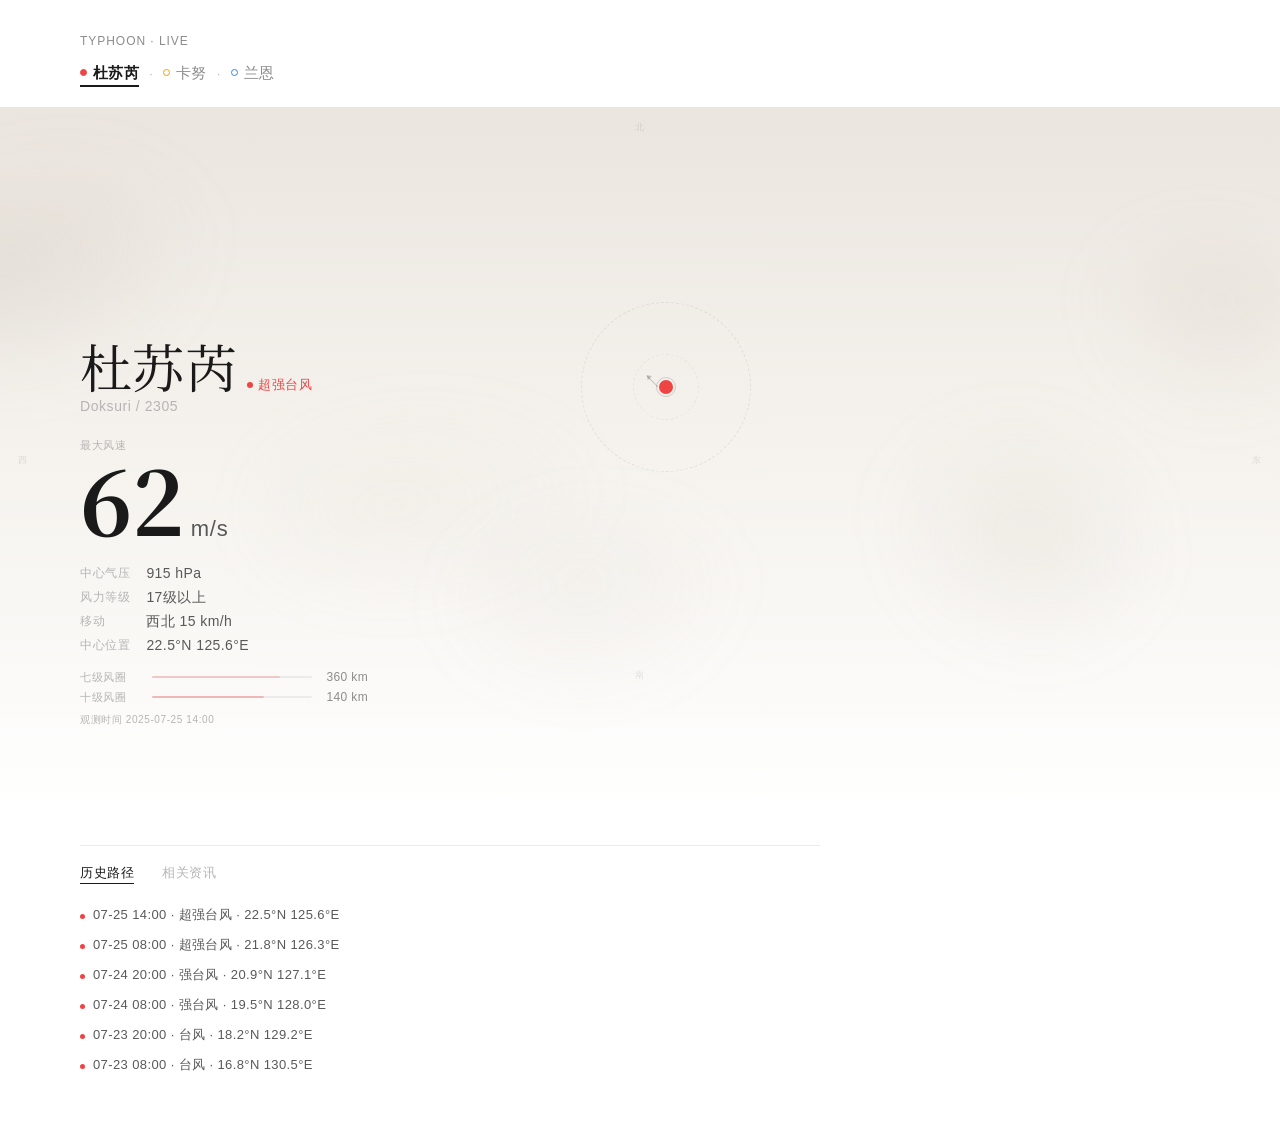
<file: design-demos/eastern-whitespace.html>
﻿<!DOCTYPE html>
<html lang="zh-CN">
<head>
<meta charset="UTF-8">
<meta name="viewport" content="width=device-width, initial-scale=1.0, viewport-fit=cover">
<title>台风路径</title>
<link href="https://fonts.googleapis.com/css2?family=Noto+Serif+SC:wght@400;700&amp;display=swap" rel="stylesheet">
<style>
*, *::before, *::after { margin: 0; padding: 0; box-sizing: border-box; }

:root {
  --c-td: #30C55A;
  --c-ts: #3B82F6;
  --c-sts: #F7C948;
  --c-ty: #F59E0B;
  --c-sty: #EC4899;
  --c-super: #EF4444;
  --c-ink: #1A1A1A;
  --c-ink2: #595959;
  --c-ink3: #8C8C8C;
  --c-ink4: #B5B5B5;
  --c-bg: #F5F2ED;
  --c-bg2: #EBE5DF;
}

html { font-size: 16px; -webkit-font-smoothing: antialiased; -moz-osx-font-smoothing: grayscale; }

body {
  font-family: "PingFang SC", "Hiragino Sans GB", "Microsoft YaHei", sans-serif;
  background: #FFFFFF;
  color: var(--c-ink);
  min-height: 100vh;
  min-height: 100dvh;
  line-height: 1.5;
  letter-spacing: 0.02em;
  animation: pageIn 1s ease;
  overflow-x: hidden;
}

@keyframes pageIn { from { opacity: 0; } to { opacity: 1; } }

/* ============ HEADER ============ */
.site-header {
  padding: 18px 32px 12px;
}

.site-title {
  display: block;
  font-size: 12px;
  font-weight: 400;
  color: var(--c-ink3);
  letter-spacing: 0.08em;
  margin-bottom: 10px;
}

.typhoon-switcher {
  display: flex;
  align-items: center;
  gap: 0;
  list-style: none;
}

.typhoon-switcher li {
  display: flex;
  align-items: center;
}

.typhoon-switcher .sep {
  font-size: 12px;
  color: var(--c-ink4);
  margin: 0 10px;
  user-select: none;
}

.typhoon-switcher button {
  display: flex;
  align-items: center;
  gap: 6px;
  background: none;
  border: none;
  font-size: 15px;
  font-family: "PingFang SC", "Hiragino Sans GB", sans-serif;
  letter-spacing: 0.03em;
  color: var(--c-ink3);
  cursor: pointer;
  padding: 2px 0;
  border-bottom: 2px solid transparent;
  transition: color 0.35s, border-color 0.35s;
  line-height: 1.4;
}

.typhoon-switcher button:hover { color: var(--c-ink2); }

.typhoon-switcher button.active {
  color: var(--c-ink);
  font-weight: 600;
  border-bottom-color: currentColor;
}

.switcher-dot {
  width: 7px; height: 7px;
  border-radius: 50%;
  flex-shrink: 0;
  border: 1.5px solid currentColor;
  transition: background-color 0.35s, border-color 0.35s;
}

.typhoon-switcher button.active .switcher-dot {
  background-color: currentColor;
  border-color: currentColor;
}

/* ============ MAP AREA ============ */
.map-area {
  position: relative;
  width: 100%;
  height: 79vh;
  height: 79dvh;
  overflow: hidden;
  background: linear-gradient(180deg, var(--c-bg2) 0%, var(--c-bg) 45%, #FFFFFF 100%);
}

.map-bg { position: absolute; inset: 0; pointer-events: none; }

.cloud { position: absolute; border-radius: 50%; filter: blur(30px); pointer-events: none; }

.cloud-1 { width: 320px; height: 220px; background: radial-gradient(ellipse at 35% 40%, rgba(180,170,155,0.2) 0%, transparent 70%); top: 8%; left: -8%; transform: rotate(-12deg); }
.cloud-2 { width: 260px; height: 180px; background: radial-gradient(ellipse at 50% 30%, rgba(190,178,160,0.16) 0%, transparent 70%); top: 18%; right: -5%; transform: rotate(8deg); }
.cloud-3 { width: 350px; height: 200px; background: radial-gradient(ellipse at 40% 50%, rgba(200,190,175,0.12) 0%, transparent 72%); top: 40%; left: 20%; transform: rotate(-5deg); }
.cloud-4 { width: 280px; height: 240px; background: radial-gradient(ellipse at 55% 45%, rgba(175,165,148,0.14) 0%, transparent 68%); bottom: 25%; right: 10%; transform: rotate(15deg); }
.cloud-5 { width: 300px; height: 190px; background: radial-gradient(ellipse at 45% 35%, rgba(185,175,158,0.1) 0%, transparent 70%); top: 55%; left: 35%; transform: rotate(-3deg); }

.map-fade {
  position: absolute; inset: auto 0 0 0; height: 20%;
  background: linear-gradient(180deg, transparent 0%, rgba(255,255,255,0.92) 100%);
  pointer-events: none; z-index: 2;
}

/* Compass */
.compass {
  position: absolute; font-size: 9px; color: rgba(0,0,0,0.1);
  font-family: "PingFang SC", "Hiragino Sans GB", sans-serif;
  letter-spacing: 0.08em; pointer-events: none; z-index: 1;
}
.compass-n { top: 14px; left: 50%; transform: translateX(-50%); }
.compass-s { bottom: 22%; left: 50%; transform: translateX(-50%); }
.compass-e { top: 48%; right: 18px; transform: translateY(-50%); }
.compass-w { top: 48%; left: 18px; transform: translateY(-50%); }

/* Typhoon marker */
.typhoon-marker {
  position: absolute; z-index: 3;
  transition: left 0.6s cubic-bezier(0.25, 0.1, 0.25, 1), top 0.6s cubic-bezier(0.25, 0.1, 0.25, 1);
}

.typhoon-dot {
  width: 14px; height: 14px; border-radius: 50%; position: absolute;
  transform: translate(-50%, -50%); transition: background-color 0.5s ease;
}
.typhoon-dot::after {
  content: ''; position: absolute; inset: -3px; border-radius: 50%;
  border: 1px solid rgba(0,0,0,0.15);
}

.wind-circle {
  position: absolute; border-radius: 50%;
  border: 1px dashed rgba(0,0,0,0.08);
  transform: translate(-50%, -50%);
  transition: width 0.6s cubic-bezier(0.25, 0.1, 0.25, 1), height 0.6s cubic-bezier(0.25, 0.1, 0.25, 1);
}
.wind-circle-10 { border: 1px dashed rgba(0,0,0,0.05); }

.direction-arrow {
  position: absolute; width: 16px; height: 1px; background: rgba(0,0,0,0.2);
  transform-origin: left center;
  transition: transform 0.6s cubic-bezier(0.25, 0.1, 0.25, 1);
}
.direction-arrow::after {
  content: ''; position: absolute; right: 0; top: 50%; transform: translateY(-50%);
  width: 0; height: 0;
  border-left: 4px solid rgba(0,0,0,0.2);
  border-top: 3px solid transparent; border-bottom: 3px solid transparent;
}

/* ============ INFO OVERLAY ============ */
.info-overlay {
  position: absolute; bottom: 14%; left: 32px; right: 32px;
  z-index: 4; pointer-events: none;
  transition: opacity 0.4s ease;
}
.info-overlay.fading { opacity: 0; }

/* Row 1: Name + Tag */
.typhoon-name-row {
  display: flex; align-items: baseline; gap: 10px; margin-bottom: 2px;
}

.typhoon-name {
  font-family: "Noto Serif SC", "SimSun", "STSong", serif;
  font-size: 42px; font-weight: 400; color: var(--c-ink);
  line-height: 1.1; text-wrap: pretty;
}
.typhoon-name-en {
  font-family: "PingFang SC", "Hiragino Sans GB", sans-serif;
  font-size: 13px; color: var(--c-ink4); letter-spacing: 0.04em;
  margin-bottom: 16px; display: block;
}

.intensity-tag {
  font-size: 13px; font-family: "PingFang SC", "Hiragino Sans GB", sans-serif;
  letter-spacing: 0.05em; transition: color 0.5s ease;
  display: flex; align-items: center; gap: 5px;
}
.intensity-tag::before {
  content: ''; width: 6px; height: 6px; border-radius: 50%;
  background: currentColor; flex-shrink: 0;
}

/* Row 2: Hero wind speed */
.wind-speed-hero { margin-bottom: 18px; }

.wind-speed-label {
  display: block; font-size: 11px; color: var(--c-ink4);
  letter-spacing: 0.06em; margin-bottom: 0;
}

.wind-speed-row {
  display: flex; align-items: baseline; gap: 6px;
}

.wind-speed-num {
  font-family: "Noto Serif SC", "SimSun", "STSong", serif;
  font-size: 72px; font-weight: 700; color: var(--c-ink);
  line-height: 1; font-feature-settings: "tnum";
}
.wind-speed-unit {
  font-family: "PingFang SC", "Hiragino Sans GB", sans-serif;
  font-size: 18px; font-weight: 400; color: var(--c-ink2);
  letter-spacing: 0.04em;
}

/* Row 3: Key data — typographic grid */
.data-grid {
  display: grid;
  grid-template-columns: auto 1fr;
  column-gap: 10px;
  row-gap: 2px;
  margin-bottom: 12px;
}

.data-label {
  font-size: 11px; color: var(--c-ink4);
  letter-spacing: 0.05em; white-space: nowrap;
  padding-top: 1px;
}

.data-value {
  font-size: 13px; color: var(--c-ink2);
  letter-spacing: 0.03em; text-wrap: pretty;
}

/* Row 4: Wind circles with bars */
.wind-bars { margin-bottom: 6px; }

.wind-bar-row {
  display: flex; align-items: center; gap: 8px;
  margin-bottom: 2px;
}
.wind-bar-label {
  font-size: 11px; color: var(--c-ink4);
  letter-spacing: 0.05em; width: 64px; flex-shrink: 0;
}
.wind-bar-track {
  flex: 1; max-width: 120px; height: 2px;
  background: rgba(0,0,0,0.06); border-radius: 1px;
  position: relative;
}
.wind-bar-fill {
  position: absolute; left: 0; top: 0; height: 100%; border-radius: 1px;
  transition: width 0.5s ease, background-color 0.5s ease;
}
.wind-bar-value {
  font-size: 12px; color: var(--c-ink3);
  font-family: "PingFang SC", "Hiragino Sans GB", sans-serif;
  letter-spacing: 0.03em; flex-shrink: 0; width: 48px; text-align: right;
}

/* Row 5: Observation time */
.obs-time {
  font-size: 10px; color: var(--c-ink4);
  letter-spacing: 0.06em; margin-top: 4px;
}

/* ============ BOTTOM SECTION ============ */
.bottom-section {
  position: relative; z-index: 5;
  padding: 0 32px 36px; background: #FFFFFF;
}
.bottom-divider {
  height: 1px; background: rgba(0,0,0,0.08); margin-bottom: 18px;
}
.bottom-tabs {
  display: flex; gap: 28px; margin-bottom: 18px;
}
.bottom-tabs button {
  background: none; border: none;
  font-size: 13px; font-family: "PingFang SC", "Hiragino Sans GB", sans-serif;
  color: var(--c-ink4); cursor: pointer; padding: 0;
  letter-spacing: 0.04em; transition: color 0.3s;
  position: relative;
}
.bottom-tabs button::after {
  content: ''; position: absolute; bottom: -2px; left: 0; right: 0;
  height: 1px; background: transparent; transition: background 0.3s;
}
.bottom-tabs button.active { color: var(--c-ink); }
.bottom-tabs button.active::after { background: var(--c-ink); }

.bottom-content { transition: opacity 0.35s ease; }
.bottom-content.fading { opacity: 0; }

.path-list { list-style: none; }
.path-list li {
  display: flex; align-items: baseline; gap: 8px;
  font-family: "PingFang SC", "Hiragino Sans GB", sans-serif;
  font-size: 13px; color: var(--c-ink2);
  line-height: 2; letter-spacing: 0.03em; padding: 2px 0;
}
.path-dot {
  width: 5px; height: 5px; border-radius: 50%;
  flex-shrink: 0; margin-top: 1px;
  transition: background-color 0.5s ease;
}

.news-list { list-style: none; }
.news-list li {
  font-family: "PingFang SC", "Hiragino Sans GB", sans-serif;
  font-size: 13px; color: var(--c-ink2);
  line-height: 1.8; letter-spacing: 0.02em;
  padding: 5px 0 5px 12px; border-left: 1px solid rgba(0,0,0,0.08);
  transition: border-color 0.5s ease;
}

/* ============ DESKTOP ============ */
@media (min-width: 768px) {
  .site-header { padding: 24px 56px 16px; }
  .map-area { height: 82vh; height: 82dvh; }
  .info-overlay { left: 56px; right: 56px; bottom: 16%; }
  .bottom-section { padding: 0 56px 40px; }
  .typhoon-name { font-size: 52px; }
  .typhoon-name-en { font-size: 14px; margin-bottom: 20px; }
  .wind-speed-num { font-size: 88px; }
  .wind-speed-unit { font-size: 22px; }
  .data-grid { column-gap: 16px; row-gap: 3px; }
  .data-label { font-size: 12px; }
  .data-value { font-size: 14px; }
  .wind-bar-track { max-width: 160px; }
}

@media (min-width: 1200px) {
  .site-header { padding: 32px 80px 20px; }
  .info-overlay { left: 80px; max-width: 560px; }
  .bottom-section { padding: 0 80px 48px; max-width: 900px; }
}
</style>
</head>
<body>

<header class="site-header">
  <span class="site-title">TYPHOON · LIVE</span>
  <nav>
    <ul class="typhoon-switcher" id="switcher"></ul>
  </nav>
</header>

<main class="map-area">
  <div class="map-bg">
    <div class="cloud cloud-1"></div>
    <div class="cloud cloud-2"></div>
    <div class="cloud cloud-3"></div>
    <div class="cloud cloud-4"></div>
    <div class="cloud cloud-5"></div>
  </div>

  <div class="compass compass-n">北</div>
  <div class="compass compass-s">南</div>
  <div class="compass compass-e">东</div>
  <div class="compass compass-w">西</div>

  <div class="typhoon-marker" id="typhoonMarker">
    <div class="typhoon-dot" id="typhoonDot" style="background-color:#EF4444;"></div>
    <div class="wind-circle wind-circle-7" id="windCircle7" style="width:170px;height:170px;"></div>
    <div class="wind-circle wind-circle-10" id="windCircle10" style="width:66px;height:66px;"></div>
    <div class="direction-arrow" id="directionArrow" style="transform:translate(-50%,-50%) rotate(-135deg);"></div>
  </div>

  <div class="map-fade"></div>

  <div class="info-overlay" id="infoOverlay">
    <div class="typhoon-name-row">
      <span class="typhoon-name" id="typhoonName">杜苏芮</span>
      <span class="intensity-tag" id="intensityTag" style="color:#EF4444;">超强台风</span>
    </div>
    <span class="typhoon-name-en" id="typhoonNameEn">Doksuri / 2305</span>

    <div class="wind-speed-hero">
      <span class="wind-speed-label">最大风速</span>
      <div class="wind-speed-row">
        <span class="wind-speed-num" id="windSpeedNum">62</span>
        <span class="wind-speed-unit">m/s</span>
      </div>
    </div>

    <div class="data-grid" id="dataGrid"></div>

    <div class="wind-bars" id="windBars"></div>

    <div class="obs-time" id="obsTime">观测时间 2025-07-25 14:00</div>
  </div>
</main>

<section class="bottom-section">
  <div class="bottom-divider"></div>
  <div class="bottom-tabs">
    <button class="active" data-tab="path">历史路径</button>
    <button data-tab="news">相关资讯</button>
  </div>
  <div class="bottom-content" id="bottomContent"></div>
</section>

<script>
(function() {
  var intensityColors = {
    TD: '#30C55A', TS: '#3B82F6', STS: '#F7C948',
    TY: '#F59E0B', STY: '#EC4899', SuperTY: '#EF4444'
  };

  var typhoons = [
    {
      name: '杜苏芮', nameEn: 'Doksuri', code: '2305',
      intensity: 'SuperTY', intensityLabel: '超强台风',
      windSpeed: 62, pressure: 915, level: '17级以上',
      direction: '西北', speedKmh: 15,
      lat: 22.5, lng: 125.6,
      wind7: 360, wind10: 140,
      mapX: 52, mapY: 38, arrowDeg: 225,
      windCircle7Px: 170, windCircle10Px: 66,
      path: [
        { t:'07-25 14:00', level:'超强台风', pos:'22.5°N 125.6°E' },
        { t:'07-25 08:00', level:'超强台风', pos:'21.8°N 126.3°E' },
        { t:'07-24 20:00', level:'强台风', pos:'20.9°N 127.1°E' },
        { t:'07-24 08:00', level:'强台风', pos:'19.5°N 128.0°E' },
        { t:'07-23 20:00', level:'台风', pos:'18.2°N 129.2°E' },
        { t:'07-23 08:00', level:'台风', pos:'16.8°N 130.5°E' }
      ],
      news: [
        '中央气象台发布台风红色预警，预计"杜苏芮"将于28日早晨到上午在福建沿海登陆',
        '福建省启动防台风Ⅰ级应急响应，沿海养殖渔排人员全部撤离上岸',
        '受台风外围环流影响，浙江、江西等地将出现强降雨天气'
      ]
    },
    {
      name: '卡努', nameEn: 'Khanun', code: '2306',
      intensity: 'TY', intensityLabel: '台风',
      windSpeed: 40, pressure: 955, level: '13级',
      direction: '西北偏西', speedKmh: 20,
      lat: 26.1, lng: 131.8,
      wind7: 280, wind10: 100,
      mapX: 62, mapY: 32, arrowDeg: 247,
      windCircle7Px: 132, windCircle10Px: 47,
      path: [
        { t:'07-25 14:00', level:'台风', pos:'26.1°N 131.8°E' },
        { t:'07-25 08:00', level:'台风', pos:'25.4°N 132.5°E' },
        { t:'07-24 20:00', level:'强热带风暴', pos:'24.6°N 133.2°E' },
        { t:'07-24 08:00', level:'强热带风暴', pos:'23.8°N 134.0°E' },
        { t:'07-23 20:00', level:'热带风暴', pos:'22.5°N 135.5°E' },
        { t:'07-23 08:00', level:'热带风暴', pos:'21.2°N 137.0°E' }
      ],
      news: [
        '台风"卡努"持续向西北偏西方向移动，强度逐渐加强',
        '预计"卡努"将于下周初进入东海海域，华东沿海需密切关注',
        '日本气象厅发布台风预警，琉球群岛可能受到直接影响'
      ]
    },
    {
      name: '兰恩', nameEn: 'Lan', code: '2307',
      intensity: 'TS', intensityLabel: '热带风暴',
      windSpeed: 23, pressure: 990, level: '9级',
      direction: '东北', speedKmh: 10,
      lat: 15.3, lng: 148.2,
      wind7: 150, wind10: null,
      mapX: 82, mapY: 62, arrowDeg: 315,
      windCircle7Px: 71, windCircle10Px: 0,
      path: [
        { t:'07-25 14:00', level:'热带风暴', pos:'15.3°N 148.2°E' },
        { t:'07-25 08:00', level:'热带风暴', pos:'14.8°N 147.5°E' },
        { t:'07-24 20:00', level:'热带低压', pos:'14.2°N 146.8°E' },
        { t:'07-24 08:00', level:'热带低压', pos:'13.5°N 146.0°E' },
        { t:'07-23 20:00', level:'热带低压', pos:'12.8°N 145.2°E' }
      ],
      news: [
        '热带风暴"兰恩"在西北太平洋洋面生成，目前中心风力23m/s',
        '"兰恩"路径偏北，暂不直接影响我国近海',
        '预计未来三天内"兰恩"将缓慢增强，可能发展为强热带风暴'
      ]
    }
  ];

  var currentTyphoon = 0;
  var currentTab = 'path';

  /* ---- Build switcher chips ---- */
  var switcherEl = document.getElementById('switcher');
  for (var i = 0; i < typhoons.length; i++) {
    var t = typhoons[i];
    var li = document.createElement('li');
    var btn = document.createElement('button');
    if (i === 0) btn.className = 'active';
    btn.setAttribute('data-index', i);

    var dot = document.createElement('span');
    dot.className = 'switcher-dot';
    dot.style.color = intensityColors[t.intensity];
    btn.appendChild(dot);

    var label = document.createTextNode(t.name);
    btn.appendChild(label);
    li.appendChild(btn);

    switcherEl.appendChild(li);

    if (i < typhoons.length - 1) {
      var sep = document.createElement('li');
      sep.className = 'sep';
      sep.textContent = '·';
      switcherEl.appendChild(sep);
    }
  }

  /* ---- Refs ---- */
  var els = {
    marker: document.getElementById('typhoonMarker'),
    dot: document.getElementById('typhoonDot'),
    wind7: document.getElementById('windCircle7'),
    wind10: document.getElementById('windCircle10'),
    arrow: document.getElementById('directionArrow'),
    info: document.getElementById('infoOverlay'),
    name: document.getElementById('typhoonName'),
    nameEn: document.getElementById('typhoonNameEn'),
    tag: document.getElementById('intensityTag'),
    speed: document.getElementById('windSpeedNum'),
    dataGrid: document.getElementById('dataGrid'),
    windBars: document.getElementById('windBars'),
    obsTime: document.getElementById('obsTime'),
    bottomContent: document.getElementById('bottomContent')
  };

  function fadeOut(el, cb) {
    el.classList.add('fading');
    setTimeout(function() { cb(); fadeIn(el); }, 380);
  }

  function fadeOutOnly(el, cb) {
    el.classList.add('fading');
    setTimeout(cb, 360);
  }

  function fadeIn(el) {
    setTimeout(function() { el.classList.remove('fading'); }, 50);
  }

  /* ---- Render typhoon info ---- */
  function renderInfo(t, color) {
    els.name.textContent = t.name;
    els.nameEn.textContent = t.nameEn + ' / ' + t.code;
    els.tag.textContent = t.intensityLabel;
    els.tag.style.color = color;
    els.speed.textContent = t.windSpeed;

    var html = '';
    html += '<span class="data-label">中心气压</span><span class="data-value">' + t.pressure + ' hPa</span>';
    html += '<span class="data-label">风力等级</span><span class="data-value">' + t.level + '</span>';
    html += '<span class="data-label">移动</span><span class="data-value">' + t.direction + ' ' + t.speedKmh + ' km/h</span>';
    html += '<span class="data-label">中心位置</span><span class="data-value">' + t.lat + '°N ' + t.lng + '°E</span>';
    els.dataGrid.innerHTML = html;

    var bars = '';
    bars += '<div class="wind-bar-row">';
    bars += '<span class="wind-bar-label">七级风圈</span>';
    bars += '<span class="wind-bar-track"><span class="wind-bar-fill" style="width:' + Math.min(100, t.wind7 / 4.5) + '%;background:' + color + ';opacity:0.2;"></span></span>';
    bars += '<span class="wind-bar-value">' + t.wind7 + ' km</span>';
    bars += '</div>';
    if (t.wind10) {
      bars += '<div class="wind-bar-row">';
      bars += '<span class="wind-bar-label">十级风圈</span>';
      bars += '<span class="wind-bar-track"><span class="wind-bar-fill" style="width:' + Math.min(100, t.wind10 / 2) + '%;background:' + color + ';opacity:0.3;"></span></span>';
      bars += '<span class="wind-bar-value">' + t.wind10 + ' km</span>';
      bars += '</div>';
    }
    els.windBars.innerHTML = bars;
  }

  /* ---- Update map elements ---- */
  function updateMap(t, color) {
    els.marker.style.left = t.mapX + '%';
    els.marker.style.top = t.mapY + '%';
    els.dot.style.backgroundColor = color;
    els.wind7.style.width = t.windCircle7Px + 'px';
    els.wind7.style.height = t.windCircle7Px + 'px';
    els.wind10.style.width = t.windCircle10Px + 'px';
    els.wind10.style.height = t.windCircle10Px + 'px';
    els.arrow.style.transform = 'translate(-50%,-50%) rotate(' + t.arrowDeg + 'deg)';
  }

  /* ---- Update bottom content ---- */
  function updateBottomContent() {
    var t = typhoons[currentTyphoon];
    var color = intensityColors[t.intensity];
    var el = els.bottomContent;

    if (currentTab === 'path') {
      var html = '<ul class="path-list">';
      for (var i = 0; i < t.path.length; i++) {
        var p = t.path[i];
        html += '<li>';
        html += '<span class="path-dot" style="background:' + color + ';"></span>';
        html += p.t + ' · ' + p.level + ' · ' + p.pos;
        html += '</li>';
      }
      html += '</ul>';
      fadeOutOnly(el, function() { el.innerHTML = html; fadeIn(el); });
    } else {
      var html = '<ul class="news-list">';
      for (var i = 0; i < t.news.length; i++) {
        html += '<li style="border-left-color:' + color + ';border-left-color:rgba(0,0,0,0.08);">' + t.news[i] + '</li>';
      }
      html += '</ul>';
      fadeOutOnly(el, function() { el.innerHTML = html; fadeIn(el); });
    }
  }

  /* ---- Switch typhoon ---- */
  function switchTyphoon(index) {
    if (index === currentTyphoon) return;
    currentTyphoon = index;
    var t = typhoons[index];
    var color = intensityColors[t.intensity];

    fadeOut(els.info, function() { renderInfo(t, color); });
    updateMap(t, color);
    updateBottomContent();
  }

  /* ---- Switch tab ---- */
  function switchTab(tab) {
    if (tab === currentTab) return;
    currentTab = tab;
    updateBottomContent();
  }

  /* ---- Events ---- */
  var btns = document.querySelectorAll('.typhoon-switcher button');
  for (var i = 0; i < btns.length; i++) {
    (function(idx) {
      btns[idx].addEventListener('click', function() {
        for (var j = 0; j < btns.length; j++) {
          btns[j].classList.remove('active');
          var d = btns[j].querySelector('.switcher-dot');
          d.style.backgroundColor = 'transparent';
        }
        btns[idx].classList.add('active');
        var dot = btns[idx].querySelector('.switcher-dot');
        dot.style.backgroundColor = intensityColors[typhoons[idx].intensity];
        switchTyphoon(idx);
      });
    })(i);
  }

  var tabs = document.querySelectorAll('.bottom-tabs button');
  for (var i = 0; i < tabs.length; i++) {
    (function(idx) {
      tabs[idx].addEventListener('click', function() {
        for (var j = 0; j < tabs.length; j++) tabs[j].classList.remove('active');
        tabs[idx].classList.add('active');
        switchTab(tabs[idx].getAttribute('data-tab'));
      });
    })(i);
  }

  /* ---- Init ---- */
  renderInfo(typhoons[0], intensityColors.SuperTY);
  els.marker.style.left = typhoons[0].mapX + '%';
  els.marker.style.top = typhoons[0].mapY + '%';
  els.arrow.style.transform = 'translate(-50%,-50%) rotate(' + typhoons[0].arrowDeg + 'deg)';
  updateBottomContent();
})();
</script>

</body>
</html>
</file>
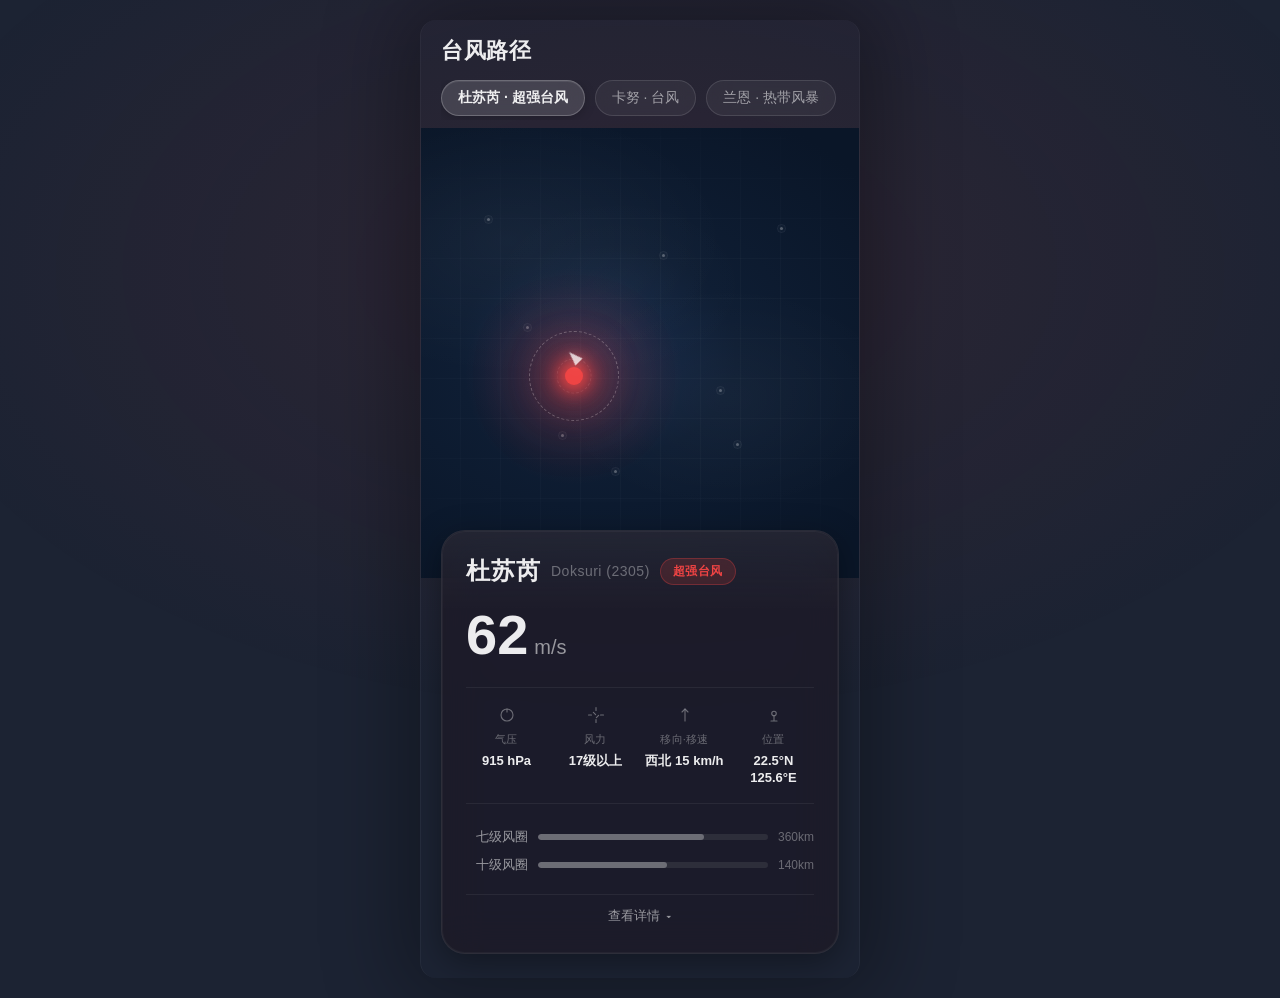
<file: design-demos/glass-atmospheric.html>
<!DOCTYPE html>
<html lang="zh-CN">
<head>
<meta charset="UTF-8">
<meta name="viewport" content="width=device-width, initial-scale=1.0, viewport-fit=cover">
<title>台风路径 - 玻璃大气设计</title>
<style>
*, *::before, *::after { margin: 0; padding: 0; box-sizing: border-box; }

:root {
  --intensity-color: #EF4444;
  --font-sans: "PingFang SC", "Hiragino Sans GB", "Microsoft YaHei", "Helvetica Neue", sans-serif;
  --glass-bg: rgba(28, 35, 51, 0.72);
  --glass-border: rgba(255, 255, 255, 0.08);
  --divider: rgba(255, 255, 255, 0.06);
  --text-primary: rgba(255, 255, 255, 0.92);
  --text-secondary: rgba(255, 255, 255, 0.55);
  --text-tertiary: rgba(255, 255, 255, 0.35);
}

html { height: 100%; }

body {
  font-family: var(--font-sans);
  background: #1C2333;
  color: var(--text-primary);
  min-height: 100vh;
  min-height: 100dvh;
  display: flex;
  justify-content: center;
  transition: background 0.8s ease;
  -webkit-font-smoothing: antialiased;
  -moz-osx-font-smoothing: grayscale;
}

body::before {
  content: '';
  position: fixed;
  inset: 0;
  background: radial-gradient(ellipse 60% 50% at 50% 30%, var(--bg-warm-glow, transparent) 0%, transparent 100%);
  z-index: 0;
  pointer-events: none;
  transition: background 0.8s ease;
}

.app-shell {
  width: 100%;
  max-width: 480px;
  position: relative;
  z-index: 1;
  display: flex;
  flex-direction: column;
  min-height: 100vh;
  min-height: 100dvh;
}

/* ========== HEADER ========== */
.header {
  padding: 16px 20px 8px;
  position: relative;
  z-index: 10;
}

.header-title {
  font-size: 22px;
  font-weight: 600;
  letter-spacing: 0.5px;
  color: var(--text-primary);
  margin-bottom: 14px;
}

.typhoon-chips {
  display: flex;
  gap: 10px;
  overflow-x: auto;
  scrollbar-width: none;
  -ms-overflow-style: none;
  padding-bottom: 4px;
}
.typhoon-chips::-webkit-scrollbar { display: none; }

.chip {
  flex-shrink: 0;
  padding: 8px 16px;
  border-radius: 20px;
  font-size: 14px;
  font-weight: 500;
  cursor: pointer;
  user-select: none;
  white-space: nowrap;
  border: 1px solid rgba(255, 255, 255, 0.12);
  background: rgba(255, 255, 255, 0.05);
  color: var(--text-secondary);
  backdrop-filter: blur(10px);
  -webkit-backdrop-filter: blur(10px);
  transition: all 0.35s ease;
}
.chip:hover {
  background: rgba(255, 255, 255, 0.1);
  color: var(--text-primary);
}
.chip.active {
  background: rgba(255, 255, 255, 0.14);
  border-color: rgba(255, 255, 255, 0.22);
  color: var(--text-primary);
  font-weight: 600;
  box-shadow: 0 2px 12px rgba(0, 0, 0, 0.2), inset 0 1px 0 rgba(255, 255, 255, 0.08);
}

/* ========== MAP AREA ========== */
.map-area {
  position: relative;
  width: 100%;
  height: 55vh;
  height: 55dvh;
  min-height: 340px;
  overflow: hidden;
}

.map-ocean {
  position: absolute;
  inset: 0;
  background:
    radial-gradient(ellipse 80% 60% at 40% 50%, #162A4A 0%, #0E1D33 40%, #0A1628 100%);
}

.map-ocean::before {
  content: '';
  position: absolute;
  inset: 0;
  background-image:
    repeating-linear-gradient(0deg, transparent, transparent 39px, rgba(255,255,255,0.025) 39px, rgba(255,255,255,0.025) 40px),
    repeating-linear-gradient(90deg, transparent, transparent 39px, rgba(255,255,255,0.025) 39px, rgba(255,255,255,0.025) 40px);
  mask-image: radial-gradient(ellipse 90% 70% at 50% 50%, black 40%, transparent 90%);
  -webkit-mask-image: radial-gradient(ellipse 90% 70% at 50% 50%, black 40%, transparent 90%);
}

.map-ocean::after {
  content: '';
  position: absolute;
  inset: 0;
  background:
    radial-gradient(ellipse 50% 30% at 20% 25%, rgba(255,255,255,0.04) 0%, transparent 100%),
    radial-gradient(ellipse 40% 25% at 70% 60%, rgba(255,255,255,0.03) 0%, transparent 100%),
    radial-gradient(ellipse 30% 20% at 45% 35%, rgba(255,255,255,0.02) 0%, transparent 100%);
}

/* city dots */
.city-dot {
  position: absolute;
  width: 3px;
  height: 3px;
  border-radius: 50%;
  background: rgba(255, 255, 255, 0.3);
  box-shadow: 0 0 4px 1px rgba(255, 255, 255, 0.08);
}
.city-dot::after {
  content: '';
  position: absolute;
  top: -3px;
  left: -3px;
  width: 9px;
  height: 9px;
  border-radius: 50%;
  border: 1px solid rgba(255,255,255,0.06);
}

/* typhoon group */
.typhoon-group {
  position: absolute;
  z-index: 5;
  transition: left 0.8s cubic-bezier(0.4, 0, 0.2, 1), top 0.8s cubic-bezier(0.4, 0, 0.2, 1);
}

.atmo-glow {
  position: absolute;
  top: 50%;
  left: 50%;
  transform: translate(-50%, -50%);
  width: 220px;
  height: 220px;
  border-radius: 50%;
  background: radial-gradient(circle, var(--intensity-glow, rgba(239,68,68,0.18)) 0%, transparent 70%);
  pointer-events: none;
  transition: background 0.8s ease;
}

.typhoon-eye {
  position: absolute;
  top: 50%;
  left: 50%;
  transform: translate(-50%, -50%);
  width: 18px;
  height: 18px;
  border-radius: 50%;
  background: var(--intensity-color, #EF4444);
  box-shadow:
    0 0 18px 6px var(--intensity-color, #EF4444),
    0 0 40px 16px color-mix(in srgb, var(--intensity-color, #EF4444) 40%, transparent),
    0 0 70px 30px color-mix(in srgb, var(--intensity-color, #EF4444) 18%, transparent);
  animation: eye-pulse 3s ease-in-out infinite;
  transition: background 0.5s ease, box-shadow 0.5s ease;
}

@keyframes eye-pulse {
  0%, 100% { opacity: 0.65; transform: translate(-50%, -50%) scale(0.9); }
  50% { opacity: 1; transform: translate(-50%, -50%) scale(1.15); }
}

.wind-ring {
  position: absolute;
  top: 50%;
  left: 50%;
  transform: translate(-50%, -50%);
  border-radius: 50%;
  border: 1px dashed;
  pointer-events: none;
  transition: width 0.8s cubic-bezier(0.4, 0, 0.2, 1), height 0.8s cubic-bezier(0.4, 0, 0.2, 1), opacity 0.5s ease;
}
.wind-ring--7 {
  border-color: rgba(255, 255, 255, 0.28);
}
.wind-ring--10 {
  border-color: rgba(255, 255, 255, 0.14);
}

.direction-arrow {
  position: absolute;
  top: 50%;
  left: 50%;
  width: 0;
  height: 0;
  border-left: 5px solid transparent;
  border-right: 5px solid transparent;
  border-bottom: 14px solid rgba(255, 255, 255, 0.75);
  transform-origin: center bottom;
  transition: transform 0.7s cubic-bezier(0.4, 0, 0.2, 1);
  filter: drop-shadow(0 0 6px rgba(255, 255, 255, 0.25));
  margin-top: -28px;
}

/* ========== GLASS CARD ========== */
.glass-card {
  position: relative;
  margin: -48px 16px 24px;
  border-radius: 24px;
  background: var(--glass-bg);
  backdrop-filter: blur(20px) saturate(160%);
  -webkit-backdrop-filter: blur(20px) saturate(160%);
  border: 1px solid var(--glass-border);
  overflow: hidden;
  z-index: 8;
  box-shadow:
    0 8px 32px rgba(0, 0, 0, 0.35),
    inset 0 0 0 1px rgba(255, 255, 255, 0.04);
  transition: background 0.6s ease;
}

.glass-card::before {
  content: '';
  position: absolute;
  top: 0;
  left: 0;
  right: 0;
  height: 80px;
  background: linear-gradient(180deg, rgba(255,255,255,0.055) 0%, transparent 100%);
  border-radius: 24px 24px 0 0;
  pointer-events: none;
  z-index: 1;
}

.card-body {
  position: relative;
  z-index: 2;
  padding: 24px;
}

/* ---- Name Row ---- */
.name-row {
  display: flex;
  align-items: center;
  gap: 10px;
  margin-bottom: 20px;
  flex-wrap: wrap;
}

.typhoon-name-cn {
  font-size: 24px;
  font-weight: 700;
  letter-spacing: 1px;
  color: var(--text-primary);
}

.typhoon-name-en {
  font-size: 14px;
  font-weight: 400;
  color: var(--text-tertiary);
  letter-spacing: 0.5px;
}

.intensity-badge {
  font-size: 12px;
  font-weight: 600;
  padding: 4px 12px;
  border-radius: 20px;
  letter-spacing: 0.5px;
  white-space: nowrap;
  backdrop-filter: blur(8px);
  -webkit-backdrop-filter: blur(8px);
  border: 1px solid rgba(255,255,255,0.12);
  transition: background 0.5s ease, color 0.5s ease, border-color 0.5s ease;
}

/* ---- Hero Wind Speed ---- */
.hero-wind {
  display: flex;
  align-items: baseline;
  gap: 6px;
  margin-bottom: 24px;
}

.hero-wind .wind-number {
  font-size: 56px;
  font-weight: 700;
  line-height: 1;
  font-feature-settings: "tnum";
  font-variant-numeric: tabular-nums;
  color: var(--text-primary);
  transition: color 0.4s ease;
}

.hero-wind .wind-unit {
  font-size: 20px;
  font-weight: 500;
  color: var(--text-secondary);
}

/* ---- Data Grid ---- */
.data-grid {
  display: grid;
  grid-template-columns: repeat(4, 1fr);
  gap: 8px;
  margin-bottom: 24px;
  padding: 16px 0;
  border-top: 1px solid var(--divider);
  border-bottom: 1px solid var(--divider);
}

.data-item {
  display: flex;
  flex-direction: column;
  align-items: center;
  gap: 6px;
  text-align: center;
}

.data-icon {
  width: 22px;
  height: 22px;
  opacity: 0.5;
  display: flex;
  align-items: center;
  justify-content: center;
}

.data-icon svg {
  width: 18px;
  height: 18px;
  fill: none;
  stroke: rgba(255,255,255,0.7);
  stroke-width: 1.5;
  stroke-linecap: round;
  stroke-linejoin: round;
}

.data-label {
  font-size: 11px;
  color: var(--text-tertiary);
  letter-spacing: 0.3px;
}

.data-value {
  font-size: 13px;
  font-weight: 600;
  color: var(--text-primary);
  line-height: 1.3;
  font-feature-settings: "tnum";
  font-variant-numeric: tabular-nums;
  transition: color 0.4s ease;
}

/* ---- Wind Circle Info ---- */
.wind-circles-section {
  margin-bottom: 20px;
}

.wind-circle-info {
  display: flex;
  align-items: center;
  gap: 10px;
  margin-bottom: 10px;
}

.wind-circle-info:last-child { margin-bottom: 0; }

.wind-circle-label {
  font-size: 13px;
  font-weight: 500;
  color: var(--text-secondary);
  min-width: 62px;
  text-align: right;
  flex-shrink: 0;
}

.wind-circle-bar-wrap {
  flex: 1;
  height: 6px;
  border-radius: 3px;
  background: rgba(255, 255, 255, 0.08);
  overflow: hidden;
}

.wind-circle-bar-fill {
  height: 100%;
  border-radius: 3px;
  background: rgba(255, 255, 255, 0.3);
  transition: width 0.6s cubic-bezier(0.4, 0, 0.2, 1);
}

.wind-circle-value {
  font-size: 12px;
  font-weight: 500;
  color: var(--text-tertiary);
  min-width: 36px;
  text-align: right;
  font-feature-settings: "tnum";
  font-variant-numeric: tabular-nums;
}

/* ---- Expand Toggle ---- */
.expand-toggle {
  display: flex;
  align-items: center;
  justify-content: center;
  gap: 6px;
  padding: 12px 0 4px;
  font-size: 13px;
  font-weight: 500;
  color: var(--text-secondary);
  cursor: pointer;
  user-select: none;
  border-top: 1px solid var(--divider);
  transition: color 0.3s ease;
}
.expand-toggle:hover { color: var(--text-primary); }

.expand-toggle .toggle-arrow {
  font-size: 11px;
  transition: transform 0.35s ease;
}
.expand-toggle.expanded .toggle-arrow {
  transform: rotate(180deg);
}

/* ---- Expand Content ---- */
.expand-content {
  overflow: hidden;
  max-height: 0;
  transition: max-height 0.5s cubic-bezier(0.4, 0, 0.2, 1), opacity 0.35s ease;
  opacity: 0;
}
.expand-content.open {
  max-height: 600px;
  opacity: 1;
}

.expand-content-inner {
  padding: 0 24px 24px;
  position: relative;
  z-index: 2;
}

/* ---- Tabs ---- */
.tabs {
  display: flex;
  gap: 6px;
  margin-bottom: 16px;
  padding: 4px;
  border-radius: 14px;
  background: rgba(255, 255, 255, 0.04);
}

.tab {
  flex: 1;
  text-align: center;
  padding: 8px 0;
  font-size: 13px;
  font-weight: 500;
  color: var(--text-tertiary);
  border-radius: 11px;
  cursor: pointer;
  user-select: none;
  transition: all 0.3s ease;
}
.tab.active {
  background: rgba(255, 255, 255, 0.1);
  color: var(--text-primary);
  font-weight: 600;
  box-shadow: 0 1px 4px rgba(0,0,0,0.15);
}

.tab-panel { display: none; }
.tab-panel.active { display: block; }

/* ---- Track List ---- */
.track-list {
  display: flex;
  flex-direction: column;
  gap: 8px;
  max-height: 240px;
  overflow-y: auto;
}

.track-item {
  display: flex;
  align-items: center;
  gap: 12px;
  padding: 10px 12px;
  border-radius: 12px;
  background: rgba(255, 255, 255, 0.03);
  border: 1px solid rgba(255, 255, 255, 0.04);
  transition: background 0.2s ease;
}

.track-time {
  font-size: 12px;
  color: var(--text-tertiary);
  font-feature-settings: "tnum";
  font-variant-numeric: tabular-nums;
  min-width: 58px;
}

.track-dot {
  width: 8px;
  height: 8px;
  border-radius: 50%;
  background: var(--intensity-color);
  opacity: 0.7;
  flex-shrink: 0;
  box-shadow: 0 0 6px var(--intensity-color);
  transition: background 0.5s ease, box-shadow 0.5s ease;
}

.track-coords {
  font-size: 13px;
  color: var(--text-secondary);
  font-feature-settings: "tnum";
  font-variant-numeric: tabular-nums;
}

.track-level {
  font-size: 11px;
  color: var(--text-tertiary);
  margin-left: auto;
}

.track-item:first-child {
  background: rgba(255, 255, 255, 0.06);
  border-color: rgba(255, 255, 255, 0.1);
}
.track-item:first-child .track-dot {
  width: 10px;
  height: 10px;
  opacity: 1;
}
.track-item:first-child .track-level {
  color: var(--intensity-color);
  font-weight: 600;
}

/* ---- News List ---- */
.news-list {
  display: flex;
  flex-direction: column;
  gap: 8px;
  max-height: 240px;
  overflow-y: auto;
}

.news-item {
  padding: 10px 12px;
  border-radius: 12px;
  background: rgba(255, 255, 255, 0.03);
  border: 1px solid rgba(255, 255, 255, 0.04);
}

.news-title {
  font-size: 13px;
  font-weight: 500;
  color: var(--text-primary);
  margin-bottom: 4px;
}

.news-source {
  font-size: 11px;
  color: var(--text-tertiary);
}

/* ========== RESPONSIVE ========== */
@media (min-width: 500px) {
  .app-shell {
    border-left: 1px solid rgba(255,255,255,0.04);
    border-right: 1px solid rgba(255,255,255,0.04);
    box-shadow: 0 0 80px 20px rgba(0,0,0,0.3);
  }
  .glass-card {
    margin-left: 20px;
    margin-right: 20px;
  }
}

@media (min-width: 768px) {
  body {
    padding: 20px 0;
    align-items: flex-start;
  }
  .app-shell {
    border-radius: 16px;
    overflow: hidden;
  }
  .map-area {
    height: 50vh;
    height: 50dvh;
  }
}

@media (min-width: 1024px) {
  .app-shell { max-width: 440px; }
}
</style>
</head>
<body>

<div class="app-shell">

  <!-- HEADER -->
  <header class="header">
    <div class="header-title">台风路径</div>
    <div class="typhoon-chips" id="typhoonChips">
      <div class="chip active" data-index="0">杜苏芮 · 超强台风</div>
      <div class="chip" data-index="1">卡努 · 台风</div>
      <div class="chip" data-index="2">兰恩 · 热带风暴</div>
    </div>
  </header>

  <!-- MAP AREA -->
  <section class="map-area" id="mapArea">
    <div class="map-ocean"></div>
    <div class="city-dot" style="left:15%;top:20%"></div>
    <div class="city-dot" style="left:32%;top:68%"></div>
    <div class="city-dot" style="left:55%;top:28%"></div>
    <div class="city-dot" style="left:68%;top:58%"></div>
    <div class="city-dot" style="left:82%;top:22%"></div>
    <div class="city-dot" style="left:44%;top:76%"></div>
    <div class="city-dot" style="left:24%;top:44%"></div>
    <div class="city-dot" style="left:72%;top:70%"></div>

    <div class="typhoon-group" id="typhoonGroup" style="left:35%;top:55%">
      <div class="atmo-glow" id="atmoGlow"></div>
      <div class="wind-ring wind-ring--7" id="windRing7" style="width:90px;height:90px"></div>
      <div class="wind-ring wind-ring--10" id="windRing10" style="width:35px;height:35px"></div>
      <div class="typhoon-eye" id="typhoonEye"></div>
      <div class="direction-arrow" id="directionArrow" style="transform: rotate(315deg)"></div>
    </div>
  </section>

  <!-- GLASS CARD -->
  <section class="glass-card" id="glassCard">
    <div class="card-body">

      <!-- Name Row -->
      <div class="name-row">
        <span class="typhoon-name-cn" id="nameCN">杜苏芮</span>
        <span class="typhoon-name-en" id="nameEN">Doksuri (2305)</span>
        <span class="intensity-badge" id="intensityBadge">超强台风</span>
      </div>

      <!-- Hero Wind Speed -->
      <div class="hero-wind">
        <span class="wind-number" id="windNumber">62</span>
        <span class="wind-unit">m/s</span>
      </div>

      <!-- Data Grid -->
      <div class="data-grid">
        <div class="data-item">
          <div class="data-icon">
            <svg viewBox="0 0 24 24"><circle cx="12" cy="12" r="8"/><line x1="12" y1="8" x2="12" y2="4"/></svg>
          </div>
          <div class="data-label">气压</div>
          <div class="data-value" id="dataPressure">915 hPa</div>
        </div>
        <div class="data-item">
          <div class="data-icon">
            <svg viewBox="0 0 24 24"><path d="M2 12h4M18 12h4M12 2v4M12 18v4M8.5 8.5l3 3M12.5 15.5l3-3"/></svg>
          </div>
          <div class="data-label">风力</div>
          <div class="data-value" id="dataWindLevel">17级以上</div>
        </div>
        <div class="data-item">
          <div class="data-icon">
            <svg viewBox="0 0 24 24"><line x1="12" y1="20" x2="12" y2="4"/><polyline points="8,8 12,4 16,8"/></svg>
          </div>
          <div class="data-label">移向·移速</div>
          <div class="data-value" id="dataDirection">西北 15 km/h</div>
        </div>
        <div class="data-item">
          <div class="data-icon">
            <svg viewBox="0 0 24 24"><circle cx="12" cy="10" r="3"/><path d="M12 13v7M8 20h8"/></svg>
          </div>
          <div class="data-label">位置</div>
          <div class="data-value" id="dataPosition">22.5°N<br/>125.6°E</div>
        </div>
      </div>

      <!-- Wind Circle Progress -->
      <div class="wind-circles-section">
        <div class="wind-circle-info">
          <span class="wind-circle-label">七级风圈</span>
          <div class="wind-circle-bar-wrap">
            <div class="wind-circle-bar-fill" id="bar7" style="width:72%"></div>
          </div>
          <span class="wind-circle-value" id="val7">360km</span>
        </div>
        <div class="wind-circle-info" id="wind10info">
          <span class="wind-circle-label">十级风圈</span>
          <div class="wind-circle-bar-wrap">
            <div class="wind-circle-bar-fill" id="bar10" style="width:56%"></div>
          </div>
          <span class="wind-circle-value" id="val10">140km</span>
        </div>
      </div>

      <!-- Expand Toggle -->
      <div class="expand-toggle" id="expandToggle">
        <span id="toggleLabel">查看详情</span>
        <span class="toggle-arrow">▾</span>
      </div>

    </div>

    <!-- Expand Content -->
    <div class="expand-content" id="expandContent">
      <div class="expand-content-inner">

        <div class="tabs">
          <div class="tab active" data-tab="track">历史路径</div>
          <div class="tab" data-tab="news">相关资讯</div>
        </div>

        <div class="tab-panel active" id="panelTrack">
          <div class="track-list" id="trackList"></div>
        </div>

        <div class="tab-panel" id="panelNews">
          <div class="news-list" id="newsList"></div>
        </div>

      </div>
    </div>
  </section>

</div>

<script>
(function() {
  var intensityColors = {
    TD: '#30C55A',
    TS: '#3B82F6',
    STS: '#F7C948',
    TY: '#F59E0B',
    STY: '#EC4899',
    SuperTY: '#EF4444'
  };

  var intensityBadgeColors = {
    TD: { bg: 'rgba(48,197,90,0.15)', color: '#30C55A', border: 'rgba(48,197,90,0.3)' },
    TS: { bg: 'rgba(59,130,246,0.15)', color: '#3B82F6', border: 'rgba(59,130,246,0.3)' },
    STS: { bg: 'rgba(247,201,72,0.15)', color: '#F7C948', border: 'rgba(247,201,72,0.3)' },
    TY: { bg: 'rgba(245,158,11,0.15)', color: '#F59E0B', border: 'rgba(245,158,11,0.3)' },
    STY: { bg: 'rgba(236,72,153,0.15)', color: '#EC4899', border: 'rgba(236,72,153,0.3)' },
    SuperTY: { bg: 'rgba(239,68,68,0.15)', color: '#EF4444', border: 'rgba(239,68,68,0.3)' }
  };

  var bgWarmOverlays = {
    SuperTY: 'rgba(239,68,68,0.09)',
    STY: 'rgba(236,72,153,0.07)',
    TY: 'rgba(245,158,11,0.06)',
    STS: 'rgba(247,201,72,0.05)',
    TS: 'rgba(59,130,246,0.04)',
    TD: 'rgba(48,197,90,0.03)'
  };

  var directionAngles = {
    '西北': 315,
    '西北偏北': 337.5,
    '西北偏西': 292.5,
    '东北': 45,
    '东北偏北': 22.5,
    '东北偏东': 67.5,
    '北': 0,
    '东': 90,
    '南': 180,
    '西': 270
  };

  var typhoons = [
    {
      nameCN: '杜苏芮',
      nameEN: 'Doksuri (2305)',
      intensity: 'SuperTY',
      intensityLabel: '超强台风',
      windSpeed: 62,
      pressure: 915,
      windLevel: '17级以上',
      direction: '西北',
      directionAngle: 315,
      moveSpeed: 15,
      lat: '22.5°N',
      lon: '125.6°E',
      wind7: 360,
      wind10: 140,
      mapX: 35,
      mapY: 55,
      tracks: [
        { time: '07-26 08:00', coords: '22.5°N, 125.6°E', level: '超强台风', isCurrent: true },
        { time: '07-25 08:00', coords: '21.2°N, 126.1°E', level: '强台风', isCurrent: false },
        { time: '07-24 08:00', coords: '19.0°N, 127.3°E', level: '台风', isCurrent: false },
        { time: '07-23 08:00', coords: '17.2°N, 129.1°E', level: '强热带风暴', isCurrent: false },
        { time: '07-22 08:00', coords: '15.8°N, 130.5°E', level: '热带风暴', isCurrent: false },
        { time: '07-21 08:00', coords: '14.5°N, 131.2°E', level: '热带低压', isCurrent: false }
      ],
      news: [
        { title: '台风"杜苏芮"已加强为超强台风，正向西北方向移动', source: '中央气象台 · 07-26 10:00' },
        { title: '国家防总启动防汛防台风三级应急响应', source: '新华社 · 07-26 08:00' },
        { title: '福建省发布台风黄色预警，沿海地区需加强防范', source: '福建省气象局 · 07-25 18:00' }
      ]
    },
    {
      nameCN: '卡努',
      nameEN: 'Khanun (2306)',
      intensity: 'TY',
      intensityLabel: '台风',
      windSpeed: 40,
      pressure: 955,
      windLevel: '13级',
      direction: '西北偏西',
      directionAngle: 292.5,
      moveSpeed: 20,
      lat: '26.1°N',
      lon: '131.8°E',
      wind7: 280,
      wind10: 100,
      mapX: 44,
      mapY: 47,
      tracks: [
        { time: '07-29 08:00', coords: '26.1°N, 131.8°E', level: '台风', isCurrent: true },
        { time: '07-28 08:00', coords: '25.2°N, 132.5°E', level: '强热带风暴', isCurrent: false },
        { time: '07-27 08:00', coords: '24.0°N, 133.5°E', level: '热带风暴', isCurrent: false },
        { time: '07-26 08:00', coords: '21.0°N, 136.5°E', level: '热带低压', isCurrent: false }
      ],
      news: [
        { title: '台风"卡努"持续增强，路径仍有不确定性', source: '中央气象台 · 07-29 10:00' },
        { title: '浙江沿海密切关注台风动向，渔船回港避风', source: '浙江日报 · 07-29 08:00' },
        { title: '中国气象局启动台风四级应急响应', source: '央视新闻 · 07-28 20:00' }
      ]
    },
    {
      nameCN: '兰恩',
      nameEN: 'Lan (2307)',
      intensity: 'TS',
      intensityLabel: '热带风暴',
      windSpeed: 23,
      pressure: 990,
      windLevel: '9级',
      direction: '东北',
      directionAngle: 45,
      moveSpeed: 10,
      lat: '15.3°N',
      lon: '148.2°E',
      wind7: 150,
      wind10: 0,
      mapX: 78,
      mapY: 72,
      tracks: [
        { time: '07-08 08:00', coords: '15.3°N, 148.2°E', level: '热带风暴', isCurrent: true },
        { time: '07-07 08:00', coords: '12.3°N, 150.8°E', level: '热带低压', isCurrent: false }
      ],
      news: [
        { title: '热带风暴"兰恩"在西北太平洋生成', source: '中央气象台 · 07-08 10:00' },
        { title: '"兰恩"路径偏北，对我国近海暂无影响', source: '中国天气网 · 07-08 08:00' }
      ]
    }
  ];

  var activeIndex = 0;
  var isExpanded = false;

  var els = {
    chips: document.getElementById('typhoonChips'),
    typhoonGroup: document.getElementById('typhoonGroup'),
    atmoGlow: document.getElementById('atmoGlow'),
    windRing7: document.getElementById('windRing7'),
    windRing10: document.getElementById('windRing10'),
    typhoonEye: document.getElementById('typhoonEye'),
    directionArrow: document.getElementById('directionArrow'),
    nameCN: document.getElementById('nameCN'),
    nameEN: document.getElementById('nameEN'),
    intensityBadge: document.getElementById('intensityBadge'),
    windNumber: document.getElementById('windNumber'),
    dataPressure: document.getElementById('dataPressure'),
    dataWindLevel: document.getElementById('dataWindLevel'),
    dataDirection: document.getElementById('dataDirection'),
    dataPosition: document.getElementById('dataPosition'),
    bar7: document.getElementById('bar7'),
    bar10: document.getElementById('bar10'),
    val7: document.getElementById('val7'),
    val10: document.getElementById('val10'),
    wind10info: document.getElementById('wind10info'),
    expandToggle: document.getElementById('expandToggle'),
    expandContent: document.getElementById('expandContent'),
    toggleLabel: document.getElementById('toggleLabel'),
    trackList: document.getElementById('trackList'),
    newsList: document.getElementById('newsList'),
    glassCard: document.getElementById('glassCard')
  };

  function updateUI(index) {
    var t = typhoons[index];
    var color = intensityColors[t.intensity] || '#EF4444';
    var badge = intensityBadgeColors[t.intensity] || intensityBadgeColors.SuperTY;

    document.documentElement.style.setProperty('--intensity-color', color);
    document.documentElement.style.setProperty('--intensity-glow', 'rgba(' + hexToRgb(color) + ',0.18)');
    document.documentElement.style.setProperty('--bg-warm-glow', bgWarmOverlays[t.intensity] || bgWarmOverlays.SuperTY);

    var glassTint = 'rgba(28,35,51,0.72)';
    if (t.intensity === 'SuperTY') glassTint = 'rgba(30,26,35,0.72)';
    else if (t.intensity === 'STY') glassTint = 'rgba(30,27,37,0.72)';
    else if (t.intensity === 'TY') glassTint = 'rgba(30,29,37,0.72)';
    else if (t.intensity === 'STS') glassTint = 'rgba(29,30,37,0.72)';
    els.glassCard.style.background = glassTint;

    els.typhoonGroup.style.left = t.mapX + '%';
    els.typhoonGroup.style.top = t.mapY + '%';

    var ring7size = Math.round((t.wind7 / 360) * 90);
    els.windRing7.style.width = ring7size + 'px';
    els.windRing7.style.height = ring7size + 'px';

    if (t.wind10 > 0) {
      var ring10size = Math.round((t.wind10 / 360) * 90);
      els.windRing10.style.width = ring10size + 'px';
      els.windRing10.style.height = ring10size + 'px';
      els.windRing10.style.opacity = '1';
      els.wind10info.style.display = '';
    } else {
      els.windRing10.style.opacity = '0';
      els.wind10info.style.display = 'none';
    }

    els.directionArrow.style.transform = 'rotate(' + t.directionAngle + 'deg)';

    els.nameCN.textContent = t.nameCN;
    els.nameEN.textContent = t.nameEN;
    els.intensityBadge.textContent = t.intensityLabel;
    els.intensityBadge.style.background = badge.bg;
    els.intensityBadge.style.color = badge.color;
    els.intensityBadge.style.borderColor = badge.border;

    els.windNumber.textContent = t.windSpeed;
    els.dataPressure.textContent = t.pressure + ' hPa';
    els.dataWindLevel.textContent = t.windLevel;
    els.dataDirection.textContent = t.direction + ' ' + t.moveSpeed + ' km/h';
    els.dataPosition.innerHTML = t.lat + '<br/>' + t.lon;

    var bar7pct = Math.min((t.wind7 / 500) * 100, 100);
    els.bar7.style.width = bar7pct + '%';
    els.val7.textContent = t.wind7 + 'km';

    if (t.wind10 > 0) {
      var bar10pct = Math.min((t.wind10 / 250) * 100, 100);
      els.bar10.style.width = bar10pct + '%';
      els.val10.textContent = t.wind10 + 'km';
    }

    renderTracks(t.tracks);
    renderNews(t.news);
  }

  function hexToRgb(hex) {
    var r = parseInt(hex.slice(1,3), 16);
    var g = parseInt(hex.slice(3,5), 16);
    var b = parseInt(hex.slice(5,7), 16);
    return r + ',' + g + ',' + b;
  }

  function renderTracks(tracks) {
    var html = '';
    for (var i = 0; i < tracks.length; i++) {
      var tr = tracks[i];
      html += '<div class="track-item' + (tr.isCurrent ? '' : '') + '">';
      html += '<span class="track-time">' + tr.time + '</span>';
      html += '<span class="track-dot"></span>';
      html += '<span class="track-coords">' + tr.coords + '</span>';
      html += '<span class="track-level">' + tr.level + '</span>';
      html += '</div>';
    }
    els.trackList.innerHTML = html;
  }

  function renderNews(news) {
    var html = '';
    for (var i = 0; i < news.length; i++) {
      html += '<div class="news-item">';
      html += '<div class="news-title">' + news[i].title + '</div>';
      html += '<div class="news-source">' + news[i].source + '</div>';
      html += '</div>';
    }
    els.newsList.innerHTML = html;
  }

  function switchTyphoon(index) {
    if (index === activeIndex) return;
    activeIndex = index;

    var chipEls = els.chips.querySelectorAll('.chip');
    for (var i = 0; i < chipEls.length; i++) {
      chipEls[i].classList.toggle('active', parseInt(chipEls[i].getAttribute('data-index')) === index);
    }

    updateUI(index);
    resetTabs();
  }

  function toggleExpand() {
    isExpanded = !isExpanded;
    els.expandToggle.classList.toggle('expanded', isExpanded);
    els.expandContent.classList.toggle('open', isExpanded);
    els.toggleLabel.textContent = isExpanded ? '收起详情' : '查看详情';

    if (isExpanded) {
      resetTabs();
    }
  }

  function resetTabs() {
    var tabs = els.expandContent.querySelectorAll('.tab');
    var panels = els.expandContent.querySelectorAll('.tab-panel');
    for (var i = 0; i < tabs.length; i++) {
      tabs[i].classList.remove('active');
      panels[i].classList.remove('active');
    }
    tabs[0].classList.add('active');
    panels[0].classList.add('active');
    document.getElementById('panelTrack').scrollTop = 0;
    document.getElementById('panelNews').scrollTop = 0;
  }

  // Chip clicks
  els.chips.addEventListener('click', function(e) {
    var chip = e.target.closest('.chip');
    if (!chip) return;
    var index = parseInt(chip.getAttribute('data-index'));
    if (!isNaN(index)) switchTyphoon(index);
  });

  // Expand toggle
  els.expandToggle.addEventListener('click', toggleExpand);

  // Tab clicks
  els.expandContent.addEventListener('click', function(e) {
    var tab = e.target.closest('.tab');
    if (!tab) return;
    var tabName = tab.getAttribute('data-tab');
    var allTabs = els.expandContent.querySelectorAll('.tab');
    var allPanels = els.expandContent.querySelectorAll('.tab-panel');
    for (var i = 0; i < allTabs.length; i++) {
      allTabs[i].classList.remove('active');
      allPanels[i].classList.remove('active');
    }
    tab.classList.add('active');
    if (tabName === 'track') {
      document.getElementById('panelTrack').classList.add('active');
    } else {
      document.getElementById('panelNews').classList.add('active');
    }
  });

  // Init
  updateUI(0);
})();
</script>

</body>
</html>
</file>
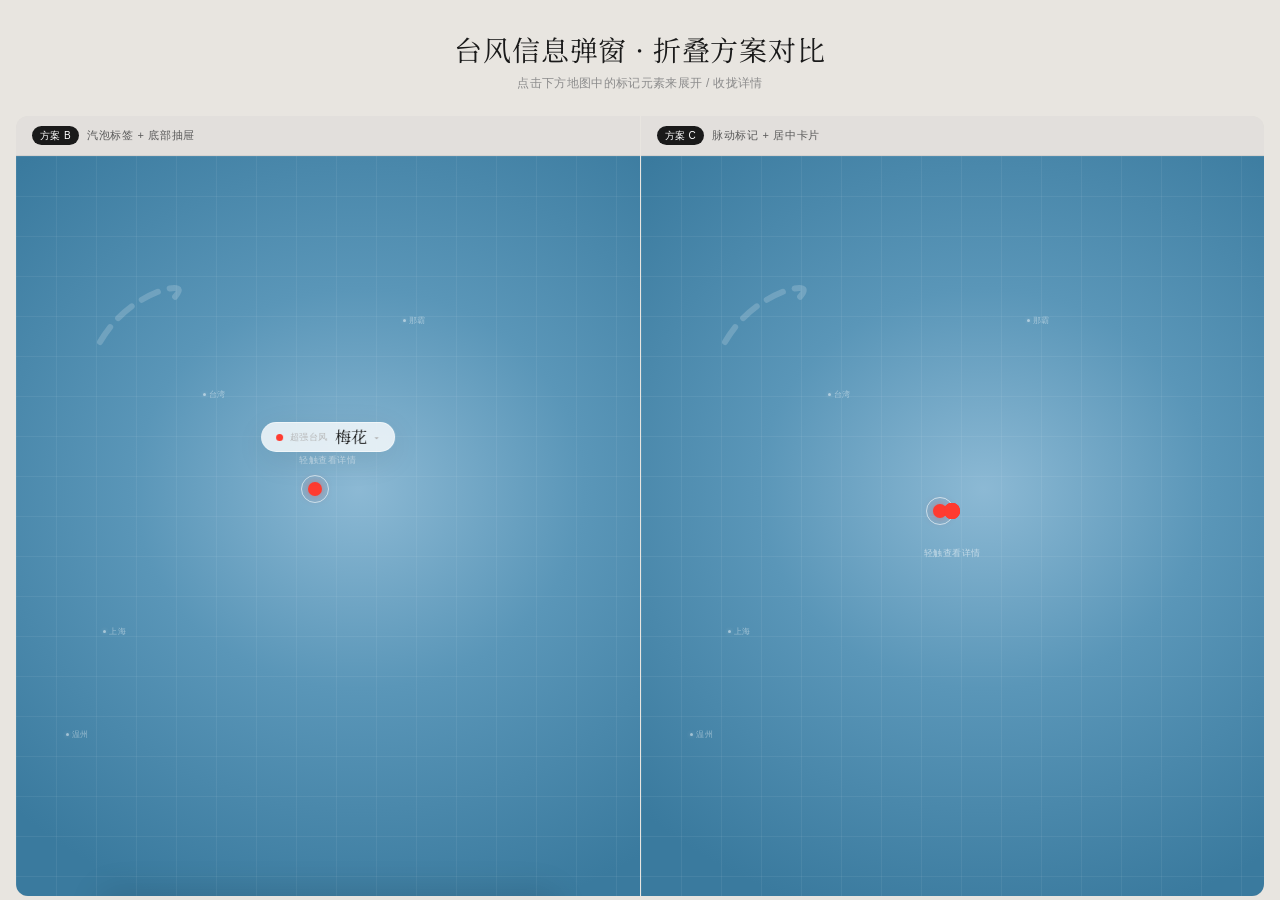
<file: design-demos/popup-collapse.html>
<!DOCTYPE html>
<html lang="zh-CN">
<head>
<meta charset="UTF-8">
<meta name="viewport" content="width=device-width, initial-scale=1.0">
<title>台风弹窗折叠方案对比 — 设计稿</title>
<link href="https://fonts.googleapis.com/css2?family=Noto+Serif+SC:wght@400;700&display=swap" rel="stylesheet">
<style>
/* ===== tokens ===== */
:root {
  --font-serif: "Noto Serif SC", "SimSun", "STSong", serif;
  --font-body: "PingFang SC", "Hiragino Sans GB", "Microsoft YaHei", sans-serif;
  --c-ink:   #1A1A1A;
  --c-ink2:  #595959;
  --c-ink3:  #8C8C8C;
  --c-ink4:  #B5B5B5;
  --cx:      #ff3b30;
  --glass-bg:        rgba(255,255,255,.55);
  --glass-bg-heavy:  rgba(255,255,255,.78);
  --glass-border:    rgba(255,255,255,.5);
  --glass-blur:       blur(14px);
  --glass-shadow:     0 8px 32px rgba(0,0,0,.08);
}

*, *::before, *::after { margin:0; padding:0; box-sizing:border-box; }

html { font-size:16px; -webkit-font-smoothing:antialiased; }
body {
  font-family: var(--font-body);
  background: #e8e5e0;
  color: var(--c-ink);
  min-height: 100vh;
  line-height: 1.5;
  letter-spacing: .02em;
}

/* ===== layout ===== */
.page-head {
  text-align: center;
  padding: 28px 16px 8px;
}
.page-head h1 {
  font-family: var(--font-serif);
  font-size: 28px; font-weight: 400;
  letter-spacing: .03em;
}
.page-head p {
  font-size: 12px; color: var(--c-ink3);
  margin-top: 4px;
}

.compare {
  display: grid;
  grid-template-columns: 1fr 1fr;
  gap: 1px;
  min-height: calc(100vh - 120px);
  margin: 16px 16px 24px;
  border-radius: 12px;
  overflow: hidden;
}

.plan {
  display: flex; flex-direction: column;
  background: #d5d1cc;
  position: relative;
}
.plan-label {
  padding: 10px 16px;
  font-size: 11px; color: var(--c-ink2);
  letter-spacing: .06em;
  text-transform: uppercase;
  background: rgba(255,255,255,.3);
  border-bottom: .5px solid rgba(0,0,0,.06);
  display: flex; align-items: center; gap: 8px;
  z-index: 10; position: relative;
}
.plan-label .badge {
  font-size: 10px; padding: 2px 8px; border-radius: 99px;
  background: var(--c-ink); color: #fff;
  letter-spacing: .04em;
}

/* ===== mock map ===== */
.map-area {
  flex: 1; position: relative; overflow: hidden;
  background:
    radial-gradient(ellipse 80% 60% at 55% 45%, #8cb9d4 0%, #5a96b8 45%, #3a7a9e 100%);
  cursor: default;
  isolation: isolate;
}

/* grid overlay */
.map-area::before {
  content: '';
  position: absolute; inset: 0;
  background-image:
    linear-gradient(rgba(255,255,255,.06) 1px, transparent 1px),
    linear-gradient(90deg, rgba(255,255,255,.06) 1px, transparent 1px);
  background-size: 40px 40px;
  pointer-events: none;
  z-index:0;
}

/* city dots */
.map-dots {
  position: absolute; inset: 0;
  pointer-events: none; z-index: 0;
}
.map-dot {
  position: absolute;
  width: 3px; height: 3px;
  border-radius: 50%;
  background: rgba(255,255,255,.5);
  box-shadow: 0 0 4px rgba(255,255,255,.3);
}
.map-dot::after {
  content: attr(data-label);
  position: absolute; left: 6px; top: -4px;
  font-size: 8px; color: rgba(255,255,255,.45);
  white-space: nowrap;
  letter-spacing: .04em;
}

/* typhoon path hint */
.path-line {
  position: absolute;
  z-index: 0;
  pointer-events: none;
}
.path-line svg {
  width: 100%; height: 100%;
}
.path-line path {
  fill: none;
  stroke: rgba(255,255,255,.18);
  stroke-width: 2;
  stroke-dasharray: 6 4;
  stroke-linecap: round;
}

/* typhoon eye marker (shared) */
.ty-eye {
  position: absolute; z-index: 5;
  width: 28px; height: 28px;
  transform: translate(-50%,-50%);
  cursor: pointer;
  display: flex; align-items: center; justify-content: center;
}
.ty-eye-inner {
  width: 14px; height: 14px;
  border-radius: 50%;
  background: var(--cx);
  box-shadow: 0 0 10px rgba(255,59,48,.5);
}
.ty-eye-ring {
  position: absolute; inset: 0;
  border-radius: 50%;
  border: 1.5px solid rgba(255,255,255,.6);
  animation: spin 20s linear infinite;
}
@keyframes spin { to { transform: rotate(1turn); } }

/* ===== PLAN B: Bubble Label + Bottom Drawer ===== */

/* floating pill label */
.pill-label {
  position: absolute; z-index: 20;
  left: 50%; top: 36%;
  transform: translateX(-50%);
  display: flex; align-items: center; gap: 7px;
  padding: 6px 14px;
  border-radius: 99px;
  background: var(--glass-bg-heavy);
  -webkit-backdrop-filter: var(--glass-blur);
  backdrop-filter: var(--glass-blur);
  border: .5px solid var(--glass-border);
  box-shadow: var(--glass-shadow);
  cursor: pointer;
  transition: transform .2s ease, background .2s ease;
  white-space: nowrap;
}
.pill-label:active { transform: translateX(-50%) scale(.97); }
@media (hover:hover) {
  .pill-label:hover { background: rgba(255,255,255,.9); transform: translateX(-50%) scale(1.02); }
}
.pill-dot { width: 7px; height: 7px; border-radius: 50%; background: var(--cx); flex-shrink: 0; }
.pill-lv  { font-size: 9px; color: var(--c-ink4); letter-spacing: .05em; white-space: nowrap; }
.pill-name {
  font-family: var(--font-serif);
  font-size: 16px; font-weight: 400;
  color: var(--c-ink); line-height: 1;
}
.pill-chevron {
  font-size: 10px; color: var(--c-ink4);
  transition: transform .3s ease;
}
.pill-label.expanded .pill-chevron { transform: rotate(180deg); }

/* hint arrow below pill */
.pill-hint {
  position: absolute;
  left: 50%; top: calc(36% + 32px);
  transform: translateX(-50%);
  font-size: 9px; color: rgba(255,255,255,.5);
  letter-spacing: .06em;
  animation: hint-bob 2s ease-in-out infinite;
  pointer-events: none; z-index: 15;
}
@keyframes hint-bob {
  0%,100% { transform: translateX(-50%) translateY(0); opacity: .5; }
  50% { transform: translateX(-50%) translateY(4px); opacity: 1; }
}

/* bottom drawer */
.drawer {
  position: absolute;
  left: 0; right: 0; bottom: 0; z-index: 30;
  transform: translateY(100%);
  transition: transform .35s cubic-bezier(.4,0,.2,1);
  pointer-events: none;
}
.drawer.open {
  transform: translateY(0);
  pointer-events: auto;
}

.drawer-backdrop {
  position: fixed; inset: 0; z-index: -1;
  background: rgba(0,0,0,.12);
  opacity: 0; transition: opacity .3s ease;
  pointer-events: none;
}
.drawer.open .drawer-backdrop {
  opacity: 1; pointer-events: auto;
}

.drawer-card {
  background: var(--glass-bg-heavy);
  -webkit-backdrop-filter: var(--glass-blur);
  backdrop-filter: var(--glass-blur);
  border-top: .5px solid var(--glass-border);
  border-radius: 14px 14px 0 0;
  padding: 10px 20px 20px;
  box-shadow: 0 -8px 32px rgba(0,0,0,.1);
  max-width: 460px;
  margin: 0 auto;
}
.drawer-handle {
  width: 32px; height: 4px;
  border-radius: 2px;
  background: rgba(0,0,0,.12);
  margin: 0 auto 12px;
}
.drawer-header {
  display: flex; align-items: center; gap: 8px;
  margin-bottom: 10px;
}
.drawer-dot  { width: 6px; height: 6px; border-radius: 50%; background: var(--cx); flex-shrink: 0; }
.drawer-lv   { font-size: 10px; color: var(--c-ink4); letter-spacing: .05em; }
.drawer-name {
  font-family: var(--font-serif);
  font-size: 22px; font-weight: 400;
  color: var(--c-ink);
  flex: 1;
}
.drawer-close {
  width: 28px; height: 28px;
  border-radius: 50%;
  border: none; background: rgba(0,0,0,.04);
  color: var(--c-ink3); font-size: 16px;
  cursor: pointer; display: flex; align-items: center; justify-content: center;
}
.drawer-close:active { background: rgba(0,0,0,.1); }

.drawer-en {
  font-size: 10px; color: var(--c-ink4);
  letter-spacing: .06em; text-transform: uppercase;
  margin-bottom: 10px; display: block;
}
.drawer-speed { display: flex; align-items: baseline; gap: 4px; margin-bottom: 1px; }
.drawer-speed-num {
  font-family: var(--font-serif);
  font-size: 36px; font-weight: 400; line-height: 1; color: var(--c-ink);
}
.drawer-speed-unit { font-size: 12px; color: var(--c-ink3); }
.drawer-power { font-size: 11px; color: var(--c-ink3); margin-bottom: 8px; }
.drawer-pos {
  display: flex; gap: 6px; align-items: center;
  font-size: 10.5px; color: var(--c-ink3);
  font-variant-numeric: tabular-nums;
}
.drawer-pos-sep { color: rgba(0,0,0,.15); }
.drawer-rule {
  height: 1px; background: rgba(0,0,0,.06);
  margin: 8px 0; position: relative;
}
.drawer-rule::after {
  content: ''; position: absolute;
  top: 50%; left: 50%; transform: translate(-50%,-50%);
  width: 3px; height: 3px; border-radius: 50%;
  background: rgba(0,0,0,.12);
}
.drawer-ref {
  font-size: 10px; color: var(--c-ink3);
  font-style: italic; text-align: center;
}

/* ===== PLAN C: Pulsing Dot + Centered Card ===== */

/* pulsing marker */
.pulse-marker {
  position: absolute; z-index: 10;
  left: 50%; top: 48%;
  transform: translate(-50%,-50%);
  cursor: pointer;
}
.pulse-core {
  width: 16px; height: 16px;
  border-radius: 50%;
  background: var(--cx);
  position: relative; z-index: 2;
}
.pulse-ring {
  position: absolute;
  top: 50%; left: 50%;
  width: 16px; height: 16px;
  border-radius: 50%;
  border: 2px solid var(--cx);
  transform: translate(-50%,-50%);
  animation: pulse-breathe 2s ease-out infinite;
}
.pulse-ring:nth-child(2) { animation-delay: .7s; }
.pulse-ring:nth-child(3) { animation-delay: 1.4s; }
@keyframes pulse-breathe {
  0%   { width:16px; height:16px; opacity:.6; }
  100% { width:44px; height:44px; opacity:0; }
}

.pulse-hint {
  position: absolute;
  top: calc(48% + 36px); left: 50%;
  transform: translateX(-50%);
  font-size: 9px; color: rgba(255,255,255,.55);
  letter-spacing: .06em;
  white-space: nowrap;
  pointer-events: none; z-index: 5;
  animation: hint-bob 2s ease-in-out infinite;
}

/* centered card overlay */
.centered-card-overlay {
  position: absolute; inset: 0; z-index: 50;
  background: rgba(0,0,0,.15);
  opacity: 0; pointer-events: none;
  transition: opacity .3s ease;
  display: flex; align-items: center; justify-content: center;
}
.centered-card-overlay.open {
  opacity: 1; pointer-events: auto;
}

.centered-card {
  width: 260px;
  background: var(--glass-bg-heavy);
  -webkit-backdrop-filter: var(--glass-blur);
  backdrop-filter: var(--glass-blur);
  border: .5px solid var(--glass-border);
  border-radius: 12px;
  padding: 18px 20px 16px;
  box-shadow: var(--glass-shadow);
  transform: scale(.85);
  opacity: 0;
  transition: transform .4s cubic-bezier(.34,1.56,.64,1),
              opacity .3s ease;
  position: relative;
}
.centered-card-overlay.open .centered-card {
  transform: scale(1);
  opacity: 1;
}
.cc-close {
  position: absolute;
  top: 8px; right: 10px;
  width: 26px; height: 26px;
  border-radius: 50%;
  border: none; background: rgba(0,0,0,.04);
  color: var(--c-ink3);
  font-size: 15px; cursor: pointer;
  display: flex; align-items: center; justify-content: center;
  line-height: 1;
}
.cc-close:active { background: rgba(0,0,0,.1); }

.cc-signal { display: flex; align-items: center; gap: 6px; margin-bottom: 8px; }
.cc-dot  { width: 6px; height: 6px; border-radius: 50%; background: var(--cx); flex-shrink: 0; }
.cc-lv   { font-size: 10px; color: var(--c-ink4); letter-spacing: .05em; }
.cc-name {
  font-family: var(--font-serif);
  font-size: 24px; font-weight: 400; line-height: 1.15;
  color: var(--c-ink);
  margin-bottom: 10px;
}
.cc-en {
  display: block; font-size: 10px; color: var(--c-ink4);
  letter-spacing: .06em; text-transform: uppercase; margin-bottom: 8px;
}
.cc-speed { display: flex; align-items: baseline; gap: 4px; margin-bottom: 1px; }
.cc-speed-num {
  font-family: var(--font-serif);
  font-size: 36px; font-weight: 400; line-height: 1; color: var(--c-ink);
}
.cc-speed-unit { font-size: 12px; color: var(--c-ink3); }
.cc-power { font-size: 11px; color: var(--c-ink3); margin-bottom: 8px; }
.cc-pos {
  display: flex; gap: 6px; align-items: center;
  font-size: 10.5px; color: var(--c-ink3);
  font-variant-numeric: tabular-nums;
}
.cc-pos-sep { color: rgba(0,0,0,.15); }
.cc-rule {
  height: 1px; background: rgba(0,0,0,.06);
  margin: 8px 0; position: relative;
}
.cc-rule::before {
  content: ''; position: absolute;
  top: 50%; left: 50%; transform: translate(-50%,-50%);
  width: 3px; height: 3px; border-radius: 50%;
  background: rgba(0,0,0,.12);
}
.cc-ref {
  font-size: 10px; color: var(--c-ink3);
  font-style: italic; text-align: center;
  line-height: 1.55;
}

/* ===== responsive ===== */
@media (max-width: 767px) {
  .compare { grid-template-columns: 1fr; gap: 8px; margin: 8px 8px 16px; }
  .map-area { min-height: 420px; }
  .page-head h1 { font-size: 22px; }
  .drawer-card { padding: 8px 16px 16px; }
  .centered-card { width: 240px; padding: 14px 16px 12px; }
}

/* reduced motion */
@media (prefers-reduced-motion: reduce) {
  .pill-chevron, .drawer, .drawer-backdrop,
  .centered-card-overlay, .centered-card,
  .pulse-ring, .ty-eye-ring { transition: none !important; animation: none !important; }
}
</style>
</head>
<body>

<header class="page-head">
  <h1>台风信息弹窗 · 折叠方案对比</h1>
  <p>点击下方地图中的标记元素来展开 / 收拢详情</p>
</header>

<main class="compare">

<!-- ============= 方案 B ============= -->
<section class="plan" id="planB">
  <div class="plan-label">
    <span class="badge">方案 B</span>
    汽泡标签 + 底部抽屉
  </div>
  <div class="map-area" id="mapB">
    <!-- map dots -->
    <div class="map-dots">
      <span class="map-dot" style="left:30%;top:32%;" data-label="台湾"></span>
      <span class="map-dot" style="left:62%;top:22%;" data-label="那霸"></span>
      <span class="map-dot" style="left:14%;top:64%;" data-label="上海"></span>
      <span class="map-dot" style="left: 8%;top:78%;" data-label="温州"></span>
    </div>
    <div class="path-line">
      <svg viewBox="0 0 100 100" preserveAspectRatio="none">
        <path d="M 28,62 Q 35,50 48,45 Q 58,42 52,48"/>
      </svg>
    </div>

    <!-- typhoon eye -->
    <div class="ty-eye" style="left:48%; top:45%;">
      <div class="ty-eye-inner"></div>
      <div class="ty-eye-ring"></div>
    </div>

    <!-- pill label -->
    <div class="pill-label" id="pillB">
      <span class="pill-dot"></span>
      <span class="pill-lv">超强台风</span>
      <span class="pill-name">梅花</span>
      <span class="pill-chevron">▾</span>
    </div>
    <div class="pill-hint" id="pillHint">轻触查看详情</div>

    <!-- bottom drawer -->
    <div class="drawer" id="drawerB">
      <div class="drawer-backdrop"></div>
      <div class="drawer-card">
        <div class="drawer-handle"></div>
        <div class="drawer-header">
          <span class="drawer-dot"></span>
          <span class="drawer-lv">超强台风</span>
          <span class="drawer-name">梅花</span>
          <button class="drawer-close" id="closeB" aria-label="关闭">×</button>
        </div>
        <span class="drawer-en">MUIFA</span>
        <div class="drawer-speed">
          <span class="drawer-speed-num">52</span>
          <span class="drawer-speed-unit">m/s</span>
        </div>
        <div class="drawer-power">16 级 · 935 hPa</div>
        <div class="drawer-pos">
          <span>122.5°E</span>
          <span class="drawer-pos-sep">·</span>
          <span>23.5°N</span>
          <span class="drawer-pos-sep">·</span>
          <span>07月08日14时</span>
        </div>
        <div class="drawer-rule"></div>
        <div class="drawer-ref">距离台湾花莲市约280公里</div>
      </div>
    </div>
  </div>
</section>

<!-- ============= 方案 C ============= -->
<section class="plan" id="planC">
  <div class="plan-label">
    <span class="badge">方案 C</span>
    脉动标记 + 居中卡片
  </div>
  <div class="map-area" id="mapC">
    <!-- map dots -->
    <div class="map-dots">
      <span class="map-dot" style="left:30%;top:32%;" data-label="台湾"></span>
      <span class="map-dot" style="left:62%;top:22%;" data-label="那霸"></span>
      <span class="map-dot" style="left:14%;top:64%;" data-label="上海"></span>
      <span class="map-dot" style="left: 8%;top:78%;" data-label="温州"></span>
    </div>
    <div class="path-line">
      <svg viewBox="0 0 100 100" preserveAspectRatio="none">
        <path d="M 28,62 Q 35,50 48,45 Q 58,42 52,48"/>
      </svg>
    </div>

    <!-- typhoon eye -->
    <div class="ty-eye" style="left:48%; top:48%;">
      <div class="ty-eye-inner"></div>
      <div class="ty-eye-ring"></div>
    </div>

    <!-- pulse marker (click target) -->
    <div class="pulse-marker" id="pulseC">
      <div class="pulse-core"></div>
      <div class="pulse-ring"></div>
      <div class="pulse-ring"></div>
      <div class="pulse-ring"></div>
    </div>
    <div class="pulse-hint" id="pulseHint">轻触查看详情</div>

    <!-- centered card overlay -->
    <div class="centered-card-overlay" id="cardOverlayC">
      <div class="centered-card">
        <button class="cc-close" id="closeC" aria-label="关闭">×</button>
        <div class="cc-signal">
          <span class="cc-dot"></span>
          <span class="cc-lv">超强台风</span>
        </div>
        <div class="cc-name">梅花</div>
        <span class="cc-en">MUIFA</span>
        <div class="cc-speed">
          <span class="cc-speed-num">52</span>
          <span class="cc-speed-unit">m/s</span>
        </div>
        <div class="cc-power">16 级 · 935 hPa</div>
        <div class="cc-pos">
          <span>122.5°E</span>
          <span class="cc-pos-sep">·</span>
          <span>23.5°N</span>
          <span class="cc-pos-sep">·</span>
          <span>07月08日14时</span>
        </div>
        <div class="cc-rule"></div>
        <div class="cc-ref">距离台湾花莲市约280公里</div>
      </div>
    </div>
  </div>
</section>

</main>

<script>
(function() {
  /* ===== Plan B: Pill Label ⇄ Bottom Drawer ===== */
  const pillB   = document.getElementById('pillB');
  const drawerB = document.getElementById('drawerB');
  const closeB  = document.getElementById('closeB');
  const mapB    = document.getElementById('mapB');
  const hintPill = document.getElementById('pillHint');

  let bOpen = false;

  function openB() {
    bOpen = true;
    pillB.classList.add('expanded');
    drawerB.classList.add('open');
    if (hintPill) hintPill.style.opacity = '0';
  }
  function closeB() {
    bOpen = false;
    pillB.classList.remove('expanded');
    drawerB.classList.remove('open');
    if (hintPill) hintPill.style.opacity = '';
  }

  pillB.addEventListener('click', (e) => {
    e.stopPropagation();
    bOpen ? closeB() : openB();
  });

  document.getElementById('drawerB').querySelector('.drawer-backdrop').addEventListener('click', closeB);
  closeB.addEventListener('click', (e) => { e.stopPropagation(); closeB(); });

  /* also close drawer if clicking on map area outside */
  mapB.addEventListener('click', (e) => {
    if (!e.target.closest('.pill-label') && !e.target.closest('.drawer-card')) {
      closeB();
    }
  });

  /* ===== Plan C: Pulse Marker ⇄ Centered Card ===== */
  const pulseC      = document.getElementById('pulseC');
  const overlayC    = document.getElementById('cardOverlayC');
  const closeC      = document.getElementById('closeC');
  const mapC        = document.getElementById('mapC');
  const hintPulse   = document.getElementById('pulseHint');

  let cOpen = false;

  function openC() {
    cOpen = true;
    overlayC.classList.add('open');
    if (hintPulse) hintPulse.style.opacity = '0';
  }
  function closeC() {
    cOpen = false;
    overlayC.classList.remove('open');
    if (hintPulse) hintPulse.style.opacity = '';
  }

  pulseC.addEventListener('click', (e) => {
    e.stopPropagation();
    cOpen ? closeC() : openC();
  });

  overlayC.addEventListener('click', (e) => {
    if (!e.target.closest('.centered-card')) closeC();
  });
  closeC.addEventListener('click', (e) => { e.stopPropagation(); closeC(); });

  mapC.addEventListener('click', (e) => {
    if (!e.target.closest('.pulse-marker') && !e.target.closest('.centered-card-overlay')) {
      closeC();
    }
  });

})();
</script>
</body>
</html>
</file>
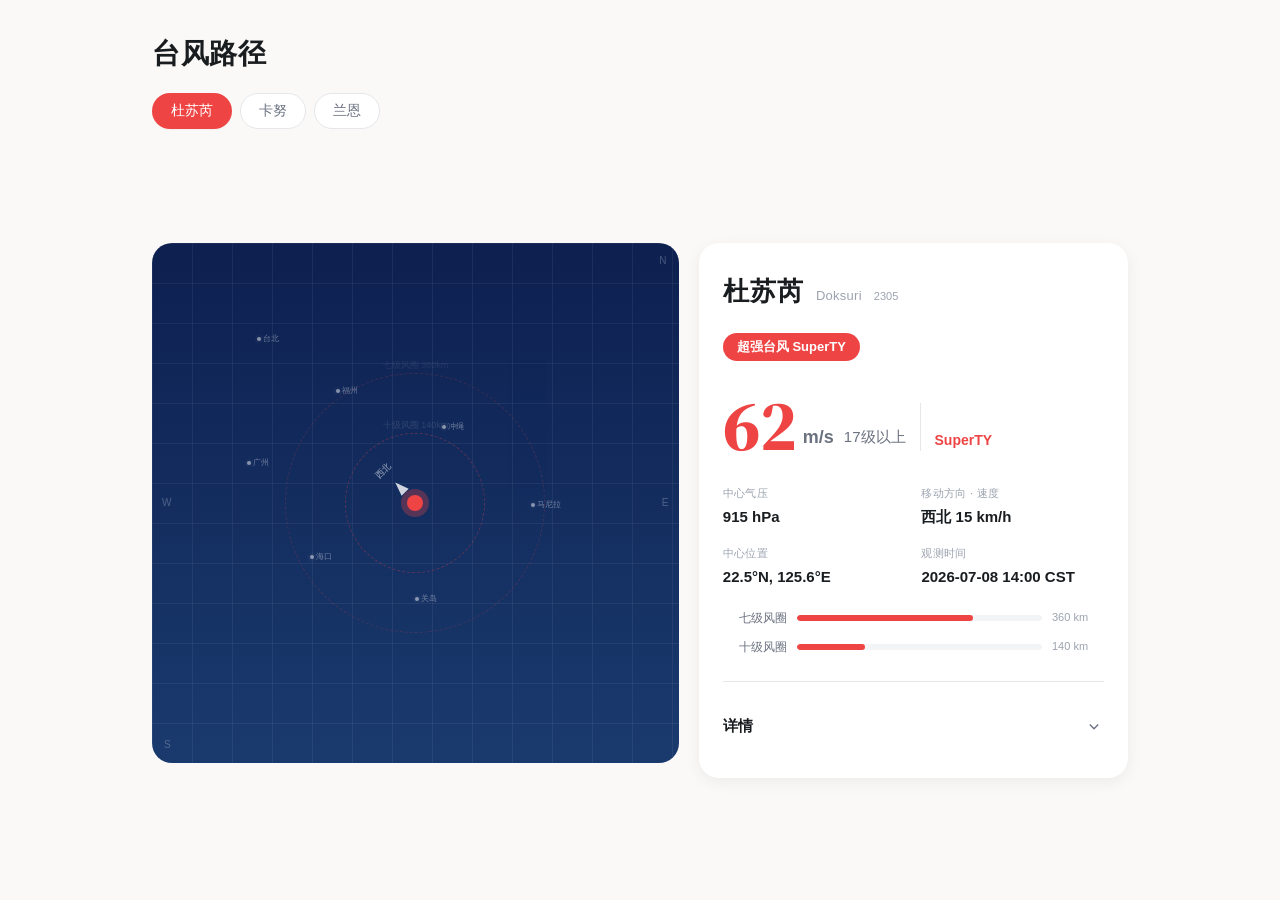
<file: design-demos/swiss-editorial.html>
<!DOCTYPE html>
<html lang="zh-CN">
<head>
<meta charset="UTF-8">
<meta name="viewport" content="width=device-width, initial-scale=1.0, maximum-scale=1.0, user-scalable=no">
<title>台风路径 — Swiss Editorial</title>
<link rel="preconnect" href="https://fonts.googleapis.com">
<link rel="preconnect" href="https://fonts.gstatic.com" crossorigin>
<link href="https://fonts.googleapis.com/css2?family=Source+Serif+4:opsz,wght@8..60,700;8..60,800&display=swap" rel="stylesheet">
<style>
*, *::before, *::after { box-sizing: border-box; margin: 0; padding: 0; }

:root {
  --bg: #FAF9F7;
  --card: #FFFFFF;
  --text: #1A1D20;
  --text-secondary: #6B7280;
  --text-tertiary: #9CA3AF;
  --border: #E5E7EB;
  --shadow-sm: 0 1px 2px rgba(0,0,0,0.04);
  --shadow-md: 0 4px 16px rgba(0,0,0,0.06);
  --radius-sm: 10px;
  --radius-md: 16px;
  --radius-lg: 20px;
  --font-sans: "PingFang SC", "Hiragino Sans GB", "Microsoft YaHei", sans-serif;
  --font-serif: "Source Serif 4", "Noto Serif SC", "STSong", Georgia, serif;
  --transition: 300ms ease;

  --color-TD: #30C55A;
  --color-TS: #3B82F6;
  --color-STS: #F7C948;
  --color-TY: #F59E0B;
  --color-STY: #EC4899;
  --color-SuperTY: #EF4444;

  --map-bg1: #0d2050;
  --map-bg2: #1a3a6e;
}

html { font-size: 16px; }
body {
  font-family: var(--font-sans);
  background: var(--bg);
  color: var(--text);
  line-height: 1.6;
  -webkit-font-smoothing: antialiased;
  display: flex;
  justify-content: center;
  min-height: 100vh;
}

.app {
  width: 100%;
  max-width: 430px;
  min-height: 100vh;
  display: flex;
  flex-direction: column;
  background: var(--bg);
  position: relative;
  overflow: hidden;
}

/* ───── HEADER ───── */
.header {
  padding: 20px 20px 0;
  flex-shrink: 0;
}
.header-title {
  font-size: 28px;
  font-weight: 700;
  color: var(--text);
  letter-spacing: 0.02em;
  margin-bottom: 16px;
}
.typhoon-chips {
  display: flex;
  gap: 8px;
  overflow-x: auto;
  scrollbar-width: none;
  -ms-overflow-style: none;
  padding-bottom: 4px;
}
.typhoon-chips::-webkit-scrollbar { display: none; }
.typhoon-chip {
  flex-shrink: 0;
  padding: 8px 18px;
  border-radius: 20px;
  font-size: 14px;
  font-weight: 500;
  border: 1px solid var(--border);
  background: var(--card);
  color: var(--text-secondary);
  cursor: pointer;
  user-select: none;
  transition: all var(--transition);
  white-space: nowrap;
}
.typhoon-chip:hover { border-color: #CBD5E1; color: var(--text); }
.typhoon-chip.active {
  border-color: transparent;
  color: #FFFFFF;
  box-shadow: var(--shadow-sm);
}

/* ───── MAP AREA ───── */
.map-container {
  flex-shrink: 0;
  height: 55vh;
  max-height: 464px;
  margin: 12px 8px 0;
  border-radius: var(--radius-lg);
  overflow: hidden;
  position: relative;
  background: linear-gradient(180deg, var(--map-bg1) 0%, var(--map-bg2) 100%);
}
.map-grid {
  position: absolute;
  inset: 0;
  background-image:
    linear-gradient(rgba(255,255,255,0.06) 1px, transparent 1px),
    linear-gradient(90deg, rgba(255,255,255,0.06) 1px, transparent 1px);
  background-size: 40px 40px;
}
.map-label {
  position: absolute;
  color: rgba(255,255,255,0.25);
  font-size: 10px;
  letter-spacing: 0.04em;
  font-family: var(--font-sans);
}
.map-label-n { top: 10px; right: 12px; }
.map-label-s { bottom: 10px; left: 12px; }
.map-label-e { right: 10px; top: 50%; transform: translateY(-50%); }
.map-label-w { left: 10px; top: 50%; transform: translateY(-50%); }

.city-dot {
  position: absolute;
  width: 4px;
  height: 4px;
  border-radius: 50%;
  background: rgba(255,255,255,0.5);
  box-shadow: 0 0 4px rgba(255,255,255,0.2);
}
.city-dot::after {
  content: attr(data-name);
  position: absolute;
  left: 6px;
  top: 50%;
  transform: translateY(-50%);
  font-size: 8px;
  color: rgba(255,255,255,0.4);
  white-space: nowrap;
}
.city-dot.c1 { top: 18%; left: 20%; }
.city-dot.c2 { top: 28%; left: 35%; }
.city-dot.c3 { top: 35%; left: 55%; }
.city-dot.c4 { top: 42%; left: 18%; }
.city-dot.c5 { top: 50%; left: 72%; }
.city-dot.c6 { top: 60%; left: 30%; }
.city-dot.c7 { top: 68%; left: 50%; }

.typhoon-eye {
  position: absolute;
  top: 50%;
  left: 50%;
  transform: translate(-50%, -50%);
  width: 16px;
  height: 16px;
  border-radius: 50%;
  z-index: 3;
  transition: background var(--transition);
}
.typhoon-eye::before {
  content: '';
  position: absolute;
  top: -6px;
  left: -6px;
  right: -6px;
  bottom: -6px;
  border-radius: 50%;
  background: inherit;
  opacity: 0.3;
  animation: eyePulse 3s ease-in-out infinite;
}
@keyframes eyePulse {
  0%, 100% { transform: scale(1); opacity: 0.25; }
  50% { transform: scale(1.6); opacity: 0.08; }
}

.wind-circle {
  position: absolute;
  top: 50%;
  left: 50%;
  transform: translate(-50%, -50%);
  border-radius: 50%;
  border: 1px dashed;
  pointer-events: none;
  z-index: 1;
  transition: all var(--transition);
}
.wind-circle.outer { opacity: 0.2; }
.wind-circle.inner { opacity: 0.3; border-style: dashed; }
.wind-circle-label {
  position: absolute;
  top: -16px;
  left: 50%;
  transform: translateX(-50%);
  font-size: 9px;
  color: rgba(255,255,255,0.4);
  white-space: nowrap;
  font-family: var(--font-sans);
}

.direction-arrow {
  position: absolute;
  top: 50%;
  left: 50%;
  z-index: 4;
  transition: all var(--transition);
}
.direction-arrow::before {
  content: '';
  display: block;
  width: 0;
  height: 0;
  border-left: 5px solid transparent;
  border-right: 5px solid transparent;
  border-bottom: 14px solid rgba(255,255,255,0.8);
}
.direction-arrow::after {
  content: attr(data-dir);
  position: absolute;
  top: -24px;
  left: 50%;
  transform: translateX(-50%);
  font-size: 9px;
  color: rgba(255,255,255,0.6);
  white-space: nowrap;
  font-family: var(--font-sans);
}

/* ───── INFO CARD ───── */
.info-card {
  flex: 1;
  background: var(--card);
  border-radius: var(--radius-lg) var(--radius-lg) 0 0;
  margin: -8px 0 0;
  padding: 28px 24px 32px;
  box-shadow: var(--shadow-md);
  position: relative;
  z-index: 5;
  display: flex;
  flex-direction: column;
  gap: 20px;
  transition: all var(--transition);
}

/* Typhoon name row */
.name-row {
  display: flex;
  align-items: baseline;
  gap: 12px;
  flex-wrap: wrap;
}
.name-cn {
  font-size: 26px;
  font-weight: 700;
  color: var(--text);
  letter-spacing: 0.04em;
}
.name-en {
  font-size: 13px;
  color: var(--text-tertiary);
  font-weight: 400;
  letter-spacing: 0.02em;
}
.name-code {
  font-size: 11px;
  color: var(--text-tertiary);
  font-weight: 400;
}

/* Intensity badge */
.intensity-badge {
  display: inline-flex;
  align-items: center;
  padding: 4px 14px;
  border-radius: 20px;
  font-size: 13px;
  font-weight: 600;
  color: #FFFFFF;
  width: fit-content;
  transition: background var(--transition);
}

/* HERO wind speed */
.hero-section {
  padding: 8px 0 4px;
}
.hero-wind {
  display: flex;
  align-items: flex-end;
  gap: 6px;
}
.hero-number {
  font-family: var(--font-serif);
  font-size: 72px;
  font-weight: 800;
  line-height: 1;
  color: var(--text);
  transition: color var(--transition);
}
.hero-unit {
  font-size: 18px;
  font-weight: 600;
  color: var(--text-secondary);
  padding-bottom: 10px;
}
.hero-level {
  font-size: 15px;
  color: var(--text-secondary);
  padding-bottom: 12px;
  margin-left: 4px;
}
.hero-divider {
  width: 1px;
  height: 48px;
  background: var(--border);
  align-self: flex-end;
  margin: 0 8px 10px;
}
.hero-category {
  font-size: 14px;
  font-weight: 600;
  padding-bottom: 10px;
  align-self: flex-end;
  transition: color var(--transition);
}

/* Secondary data grid 2×2 */
.data-grid {
  display: grid;
  grid-template-columns: 1fr 1fr;
  gap: 16px;
}
.data-item {
  display: flex;
  flex-direction: column;
  gap: 2px;
}
.data-label {
  font-size: 11px;
  color: var(--text-tertiary);
  letter-spacing: 0.03em;
}
.data-value {
  font-size: 15px;
  font-weight: 600;
  color: var(--text);
}

/* Wind circle bars */
.wind-bars {
  display: flex;
  flex-direction: column;
  gap: 10px;
}
.wind-bar-row {
  display: flex;
  align-items: center;
  gap: 10px;
}
.wind-bar-label {
  font-size: 12px;
  color: var(--text-secondary);
  width: 64px;
  flex-shrink: 0;
  text-align: right;
}
.wind-bar-track {
  flex: 1;
  height: 6px;
  background: #F3F4F6;
  border-radius: 3px;
  overflow: hidden;
  position: relative;
}
.wind-bar-fill {
  height: 100%;
  border-radius: 3px;
  transition: width var(--transition), background var(--transition);
}
.wind-bar-value {
  font-size: 11px;
  color: var(--text-tertiary);
  width: 52px;
  flex-shrink: 0;
}

/* Divider */
.section-divider {
  height: 1px;
  background: var(--border);
  margin: 4px 0;
}

/* Expand toggle */
.expand-toggle {
  display: flex;
  align-items: center;
  justify-content: space-between;
  padding: 8px 0;
  cursor: pointer;
  user-select: none;
}
.expand-toggle-label {
  font-size: 15px;
  font-weight: 600;
  color: var(--text);
}
.expand-toggle-arrow {
  width: 20px;
  height: 20px;
  display: flex;
  align-items: center;
  justify-content: center;
  transition: transform var(--transition);
}
.expand-toggle-arrow.open { transform: rotate(180deg); }
.expand-toggle-arrow svg {
  width: 14px;
  height: 14px;
  stroke: var(--text-secondary);
  stroke-width: 2;
  fill: none;
}

/* Expanded section */
.expanded-section {
  display: none;
  flex-direction: column;
  gap: 16px;
}
.expanded-section.open { display: flex; }

/* Tabs */
.tabs {
  display: flex;
  gap: 0;
  border-bottom: 1px solid var(--border);
}
.tab {
  flex: 1;
  padding: 10px 0;
  font-size: 14px;
  text-align: center;
  cursor: pointer;
  color: var(--text-secondary);
  border-bottom: 2px solid transparent;
  transition: all var(--transition);
  user-select: none;
}
.tab.active {
  color: var(--text);
  font-weight: 600;
  border-bottom-color: var(--text);
}

/* Tab content */
.tab-content { display: none; }
.tab-content.active { display: block; }

.history-list {
  list-style: none;
  display: flex;
  flex-direction: column;
}
.history-item {
  display: flex;
  justify-content: space-between;
  align-items: center;
  padding: 10px 0;
  border-bottom: 1px solid #F3F4F6;
  font-size: 13px;
}
.history-time { color: var(--text-secondary); }
.history-data { color: var(--text); font-weight: 500; }

.news-list {
  display: flex;
  flex-direction: column;
  gap: 12px;
}
.news-item {
  font-size: 14px;
  color: var(--text);
  padding: 12px 0;
  border-bottom: 1px solid #F3F4F6;
  cursor: pointer;
  transition: color var(--transition);
}
.news-item:hover { color: var(--text-secondary); }
.news-date {
  font-size: 11px;
  color: var(--text-tertiary);
  margin-top: 4px;
}

/* ───── RESPONSIVE ───── */
@media (min-width: 768px) {
  .app {
    max-width: 800px;
    flex-direction: row;
    flex-wrap: wrap;
    padding: 32px;
    gap: 20px;
  }
  .header {
    width: 100%;
    padding: 0;
  }
  .map-container {
    width: 100%;
    height: 400px;
    margin: 0;
    max-height: none;
  }
  .info-card {
    margin: 0;
    border-radius: var(--radius-lg);
    width: 100%;
    flex: auto;
  }
}

@media (min-width: 1024px) {
  .app {
    max-width: 1040px;
    align-items: flex-start;
  }
  .map-container {
    width: calc(55% - 10px);
    height: 520px;
  }
  .info-card {
    width: calc(45% - 10px);
    border-radius: var(--radius-lg);
  }
}
</style>
</head>
<body>

<div class="app">

  <!-- HEADER -->
  <header class="header">
    <h1 class="header-title">台风路径</h1>
    <div class="typhoon-chips" id="typhoonChips">
      <button class="typhoon-chip active" data-index="0">杜苏芮</button>
      <button class="typhoon-chip" data-index="1">卡努</button>
      <button class="typhoon-chip" data-index="2">兰恩</button>
    </div>
  </header>

  <!-- MAP AREA -->
  <div class="map-container" id="mapContainer">
    <div class="map-grid"></div>
    <div class="map-label map-label-n">N</div>
    <div class="map-label map-label-s">S</div>
    <div class="map-label map-label-e">E</div>
    <div class="map-label map-label-w">W</div>
    <div class="city-dot c1" data-name="台北"></div>
    <div class="city-dot c2" data-name="福州"></div>
    <div class="city-dot c3" data-name="冲绳"></div>
    <div class="city-dot c4" data-name="广州"></div>
    <div class="city-dot c5" data-name="马尼拉"></div>
    <div class="city-dot c6" data-name="海口"></div>
    <div class="city-dot c7" data-name="关岛"></div>
    <div class="typhoon-eye" id="typhoonEye"></div>
    <div class="wind-circle outer" id="windCircleOuter" style="width:180px; height:180px;">
      <span class="wind-circle-label" id="windCircleLabelOuter">七级风圈 360km</span>
    </div>
    <div class="wind-circle inner" id="windCircleInner" style="width:90px; height:90px;">
      <span class="wind-circle-label" id="windCircleLabelInner">十级风圈 140km</span>
    </div>
    <div class="direction-arrow" id="directionArrow" data-dir="西北" style="transform: translate(32px, -38px) rotate(-45deg);"></div>
  </div>

  <!-- INFO CARD -->
  <div class="info-card" id="infoCard">
    <!-- Name row -->
    <div class="name-row">
      <span class="name-cn" id="nameCn">杜苏芮</span>
      <span class="name-en" id="nameEn">Doksuri</span>
      <span class="name-code" id="nameCode">2305</span>
    </div>

    <!-- Intensity badge -->
    <div>
      <span class="intensity-badge" id="intensityBadge">超强台风 SuperTY</span>
    </div>

    <!-- Hero wind speed -->
    <div class="hero-section">
      <div class="hero-wind">
        <span class="hero-number" id="heroNumber">62</span>
        <span class="hero-unit">m/s</span>
        <span class="hero-level" id="heroLevel">17级以上</span>
        <span class="hero-divider"></span>
        <span class="hero-category" id="heroCategory">SuperTY</span>
      </div>
    </div>

    <!-- Data grid 2x2 -->
    <div class="data-grid">
      <div class="data-item">
        <span class="data-label">中心气压</span>
        <span class="data-value" id="dataPressure">915 hPa</span>
      </div>
      <div class="data-item">
        <span class="data-label">移动方向 · 速度</span>
        <span class="data-value" id="dataMove">西北 15 km/h</span>
      </div>
      <div class="data-item">
        <span class="data-label">中心位置</span>
        <span class="data-value" id="dataPosition">22.5°N, 125.6°E</span>
      </div>
      <div class="data-item">
        <span class="data-label">观测时间</span>
        <span class="data-value" id="dataTime">2026-07-08 14:00 CST</span>
      </div>
    </div>

    <!-- Wind circle bars -->
    <div class="wind-bars">
      <div class="wind-bar-row">
        <span class="wind-bar-label">七级风圈</span>
        <div class="wind-bar-track">
          <div class="wind-bar-fill" id="windBar7" style="width:72%;"></div>
        </div>
        <span class="wind-bar-value" id="windBar7Val">360 km</span>
      </div>
      <div class="wind-bar-row">
        <span class="wind-bar-label">十级风圈</span>
        <div class="wind-bar-track">
          <div class="wind-bar-fill" id="windBar10" style="width:28%;"></div>
        </div>
        <span class="wind-bar-value" id="windBar10Val">140 km</span>
      </div>
    </div>

    <!-- Divider -->
    <div class="section-divider"></div>

    <!-- Expand toggle -->
    <div class="expand-toggle" id="expandToggle">
      <span class="expand-toggle-label">详情</span>
      <span class="expand-toggle-arrow" id="expandArrow">
        <svg viewBox="0 0 20 20"><polyline points="4,8 10,14 16,8"/></svg>
      </span>
    </div>

    <!-- Expanded section -->
    <div class="expanded-section" id="expandedSection">
      <div class="tabs">
        <div class="tab active" data-tab="history">历史路径</div>
        <div class="tab" data-tab="news">相关资讯</div>
      </div>
      <div class="tab-content active" id="tabHistory">
        <ul class="history-list" id="historyList"></ul>
      </div>
      <div class="tab-content" id="tabNews">
        <div class="news-list" id="newsList"></div>
      </div>
    </div>
  </div>

</div>

<script>
const typhoonData = [
  {
    nameCn: '杜苏芮', nameEn: 'Doksuri', code: '2305',
    intensity: 'SuperTY', intensityLabel: '超强台风 SuperTY', wind: 62, level: '17级以上',
    pressure: '915 hPa', move: '西北 15 km/h', position: '22.5°N, 125.6°E',
    time: '2026-07-08 14:00 CST',
    windCircle7: 360, windCircle10: 140,
    direction: '西北', dirDegree: -45,
    history: [
      { time: '07-08 14:00', pos: '22.5°N 125.6°E', wind: '62 m/s', pressure: '915 hPa' },
      { time: '07-08 08:00', pos: '20.8°N 126.3°E', wind: '58 m/s', pressure: '925 hPa' },
      { time: '07-08 02:00', pos: '19.2°N 127.1°E', wind: '55 m/s', pressure: '935 hPa' },
      { time: '07-07 20:00', pos: '17.5°N 128.0°E', wind: '50 m/s', pressure: '945 hPa' },
      { time: '07-07 14:00', pos: '16.1°N 128.8°E', wind: '45 m/s', pressure: '955 hPa' },
    ],
    news: [
      { title: '超强台风"杜苏芮"逼近菲律宾北部沿海', date: '2026-07-08' },
      { title: '中央气象台发布台风红色预警', date: '2026-07-08' },
      { title: '福建、浙江沿海启动防台风应急响应', date: '2026-07-07' },
      { title: '"杜苏芮"持续增强 已达超强台风级', date: '2026-07-07' },
    ]
  },
  {
    nameCn: '卡努', nameEn: 'Khanun', code: '2306',
    intensity: 'TY', intensityLabel: '台风 TY', wind: 40, level: '13级',
    pressure: '955 hPa', move: '西北偏西 20 km/h', position: '26.1°N, 131.8°E',
    time: '2026-07-08 14:00 CST',
    windCircle7: 280, windCircle10: 100,
    direction: '西北偏西', dirDegree: -60,
    history: [
      { time: '07-08 14:00', pos: '26.1°N 131.8°E', wind: '40 m/s', pressure: '955 hPa' },
      { time: '07-08 08:00', pos: '25.4°N 132.5°E', wind: '38 m/s', pressure: '960 hPa' },
      { time: '07-08 02:00', pos: '24.7°N 133.3°E', wind: '35 m/s', pressure: '968 hPa' },
      { time: '07-07 20:00', pos: '24.0°N 134.0°E', wind: '33 m/s', pressure: '975 hPa' },
    ],
    news: [
      { title: '台风"卡努"向西北方向移动', date: '2026-07-08' },
      { title: '"卡努"可能影响日本琉球群岛', date: '2026-07-08' },
      { title: '第6号台风"卡努"在菲律宾以东生成', date: '2026-07-07' },
    ]
  },
  {
    nameCn: '兰恩', nameEn: 'Lan', code: '2307',
    intensity: 'TS', intensityLabel: '热带风暴 TS', wind: 23, level: '9级',
    pressure: '990 hPa', move: '东北 10 km/h', position: '15.3°N, 148.2°E',
    time: '2026-07-08 14:00 CST',
    windCircle7: 150, windCircle10: 0,
    direction: '东北', dirDegree: 45,
    history: [
      { time: '07-08 14:00', pos: '15.3°N 148.2°E', wind: '23 m/s', pressure: '990 hPa' },
      { time: '07-08 08:00', pos: '14.8°N 147.5°E', wind: '20 m/s', pressure: '995 hPa' },
      { time: '07-08 02:00', pos: '14.2°N 146.9°E', wind: '18 m/s', pressure: '998 hPa' },
    ],
    news: [
      { title: '热带风暴"兰恩"在西北太平洋生成', date: '2026-07-08' },
      { title: '"兰恩"向东北方向移动 强度缓慢加强', date: '2026-07-08' },
    ]
  }
];

const intensityColorMap = {
  TD: '#30C55A',
  TS: '#3B82F6',
  STS: '#F7C948',
  TY: '#F59E0B',
  STY: '#EC4899',
  SuperTY: '#EF4444'
};

let activeIndex = 0;
let isExpanded = false;
let activeTab = 'history';

// DOM refs
const chips = document.querySelectorAll('.typhoon-chip');
const typhoonEye = document.getElementById('typhoonEye');
const windCircleOuter = document.getElementById('windCircleOuter');
const windCircleInner = document.getElementById('windCircleInner');
const windCircleLabelOuter = document.getElementById('windCircleLabelOuter');
const windCircleLabelInner = document.getElementById('windCircleLabelInner');
const directionArrow = document.getElementById('directionArrow');
const expandToggle = document.getElementById('expandToggle');
const expandedSection = document.getElementById('expandedSection');
const expandArrow = document.getElementById('expandArrow');
const tabBtns = document.querySelectorAll('.tab');

function updateUI(index) {
  const d = typhoonData[index];
  const color = intensityColorMap[d.intensity];

  // Name, badge
  document.getElementById('nameCn').textContent = d.nameCn;
  document.getElementById('nameEn').textContent = d.nameEn;
  document.getElementById('nameCode').textContent = d.code;
  document.getElementById('intensityBadge').textContent = d.intensityLabel;
  document.getElementById('intensityBadge').style.background = color;

  // Hero numbers
  document.getElementById('heroNumber').textContent = d.wind;
  document.getElementById('heroNumber').style.color = color;
  document.getElementById('heroLevel').textContent = d.level;
  document.getElementById('heroCategory').textContent = d.intensity;
  document.getElementById('heroCategory').style.color = color;

  // Data grid
  document.getElementById('dataPressure').textContent = d.pressure;
  document.getElementById('dataMove').textContent = d.move;
  document.getElementById('dataPosition').textContent = d.position;
  document.getElementById('dataTime').textContent = d.time;

  // Wind bars
  const bar7 = document.getElementById('windBar7');
  const bar10 = document.getElementById('windBar10');
  const maxCircle = 500;
  bar7.style.width = Math.min((d.windCircle7 / maxCircle) * 100, 100) + '%';
  bar7.style.background = color;
  bar10.style.width = Math.min((d.windCircle10 / maxCircle) * 100, 100) + '%';
  bar10.style.background = color;
  document.getElementById('windBar7Val').textContent = d.windCircle7 + ' km';
  document.getElementById('windBar10Val').textContent = d.windCircle10 > 0 ? d.windCircle10 + ' km' : '无';

  // Map eye
  typhoonEye.style.background = color;

  // Wind circles on map
  windCircleOuter.style.borderColor = color;
  windCircleOuter.style.width = Math.min((d.windCircle7 / 360) * 260, 260) + 'px';
  windCircleOuter.style.height = Math.min((d.windCircle7 / 360) * 260, 260) + 'px';
  windCircleLabelOuter.textContent = '七级风圈 ' + d.windCircle7 + 'km';

  if (d.windCircle10 > 0) {
    windCircleInner.style.display = 'block';
    windCircleInner.style.borderColor = color;
    windCircleInner.style.width = Math.min((d.windCircle10 / 140) * 140, 140) + 'px';
    windCircleInner.style.height = Math.min((d.windCircle10 / 140) * 140, 140) + 'px';
    windCircleLabelInner.textContent = '十级风圈 ' + d.windCircle10 + 'km';
  } else {
    windCircleInner.style.display = 'none';
  }

  // Direction arrow
  directionArrow.dataset.dir = d.direction;
  directionArrow.style.transform = 'translate(' + (Math.cos((d.dirDegree - 90) * Math.PI / 180) * 28) + 'px, ' + (Math.sin((d.dirDegree - 90) * Math.PI / 180) * 32) + 'px) rotate(' + d.dirDegree + 'deg)';

  // History list
  const historyList = document.getElementById('historyList');
  historyList.innerHTML = d.history.map(h =>
    '<li class="history-item"><span class="history-time">' + h.time + '</span><span class="history-data">' + h.pos + '</span></li>'
  ).join('');

  // News list
  const newsList = document.getElementById('newsList');
  newsList.innerHTML = d.news.map(n =>
    '<div class="news-item"><div>' + n.title + '</div><div class="news-date">' + n.date + '</div></div>'
  ).join('');

  // Tab state
  switchTab(activeTab);
}

function switchTab(tabName) {
  activeTab = tabName;
  document.querySelectorAll('.tab-content').forEach(el => el.classList.remove('active'));
  document.querySelectorAll('.tab').forEach(el => el.classList.remove('active'));
  document.getElementById('tab' + (tabName === 'history' ? 'History' : 'News')).classList.add('active');
  document.querySelector('.tab[data-tab="' + tabName + '"]').classList.add('active');
}

// Chip clicks
chips.forEach(chip => {
  chip.addEventListener('click', function() {
    activeIndex = parseInt(this.dataset.index);
    chips.forEach(c => c.classList.remove('active'));
    this.classList.add('active');
    updateUI(activeIndex);
  });
});

// Style chips
function styleChips() {
  chips.forEach((chip, i) => {
    const color = intensityColorMap[typhoonData[i].intensity];
    if (i === activeIndex) {
      chip.style.background = color;
      chip.style.color = '#FFFFFF';
      chip.style.borderColor = 'transparent';
    } else {
      chip.style.background = '#FFFFFF';
      chip.style.color = '#6B7280';
      chip.style.borderColor = '#E5E7EB';
    }
  });
}

// Override chip click handler to also style chips
chips.forEach(chip => {
  const origClick = chip.onclick;
  chip.addEventListener('click', function() {
    chips.forEach((c, i) => {
      const color = intensityColorMap[typhoonData[i].intensity];
      if (i === activeIndex) {
        c.style.background = color;
        c.style.color = '#FFFFFF';
        c.style.borderColor = 'transparent';
      } else {
        c.style.background = '#FFFFFF';
        c.style.color = '#6B7280';
        c.style.borderColor = '#E5E7EB';
      }
    });
  });
});

// Expand toggle
expandToggle.addEventListener('click', function() {
  isExpanded = !isExpanded;
  if (isExpanded) {
    expandedSection.classList.add('open');
    expandArrow.classList.add('open');
  } else {
    expandedSection.classList.remove('open');
    expandArrow.classList.remove('open');
  }
});

// Tab clicks
tabBtns.forEach(tab => {
  tab.addEventListener('click', function() {
    switchTab(this.dataset.tab);
  });
});

// Init
styleChips();
updateUI(0);
</script>

</body>
</html>
</file>
